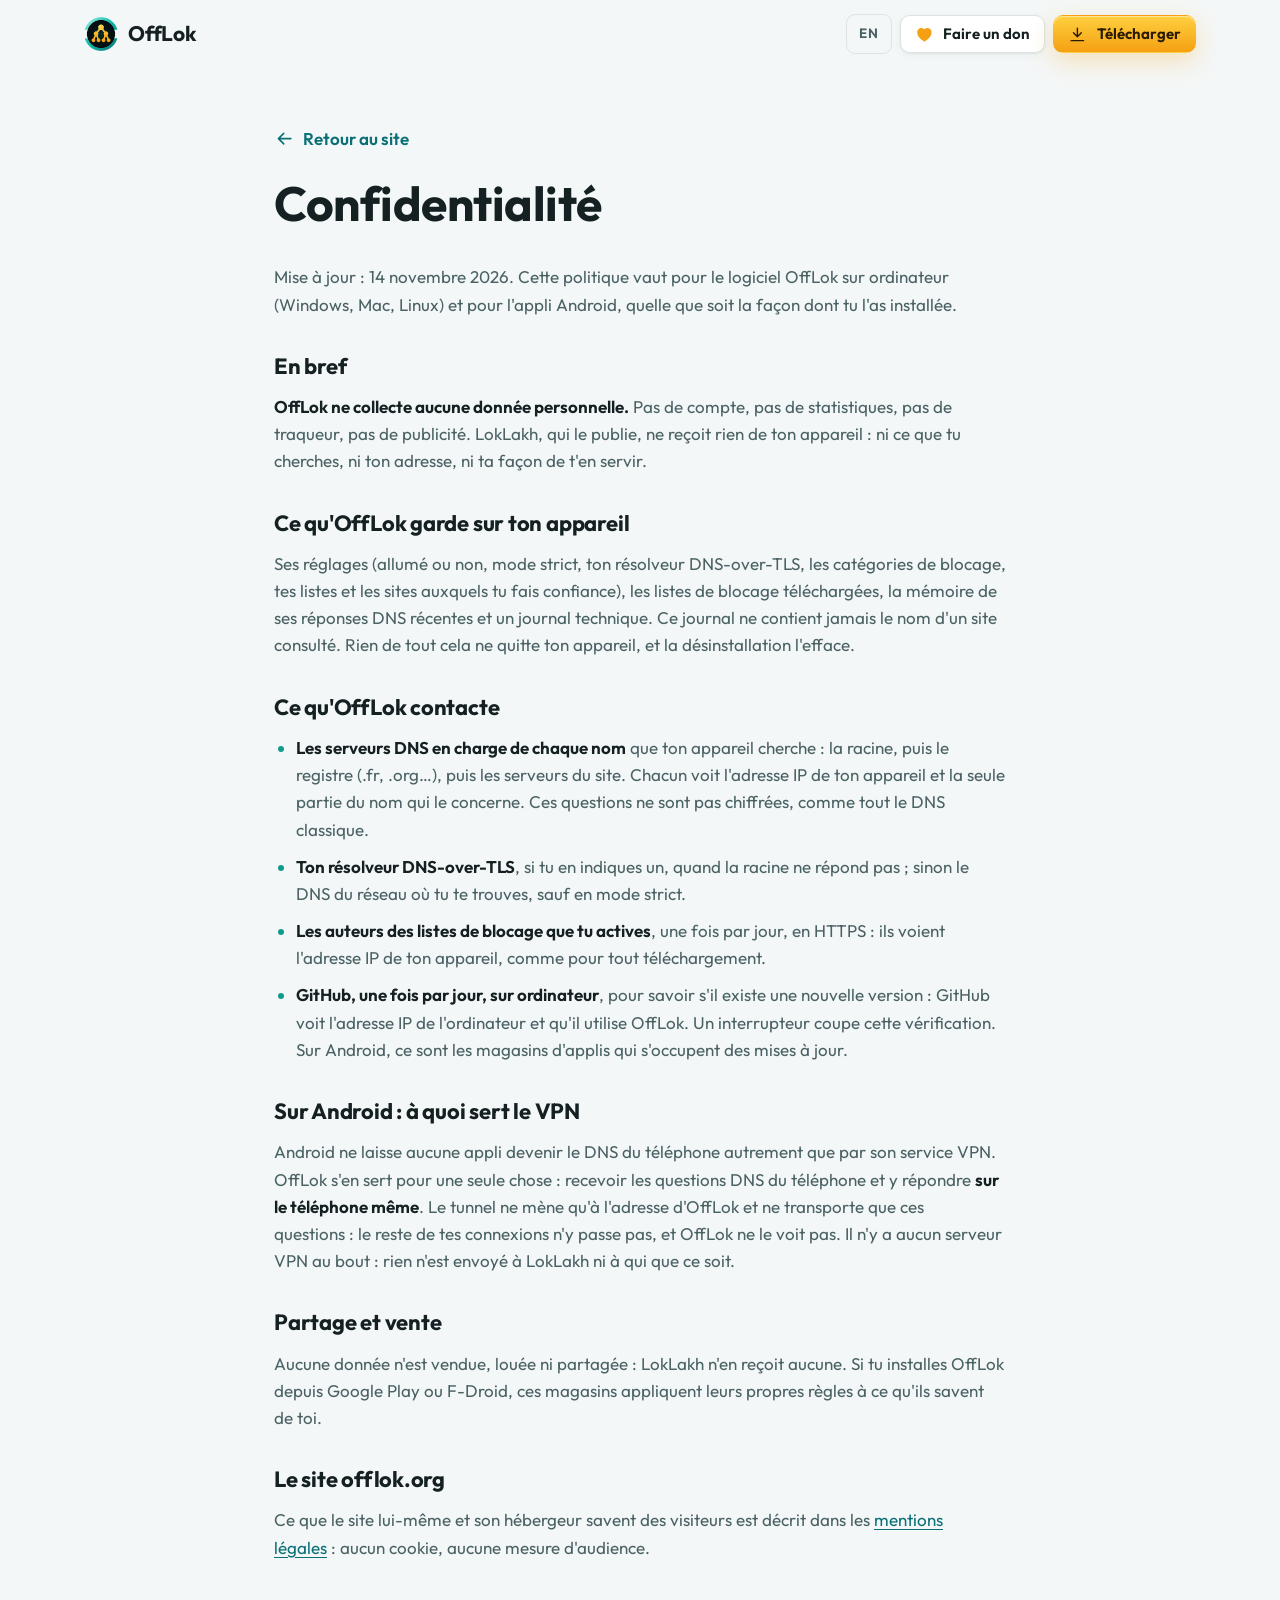
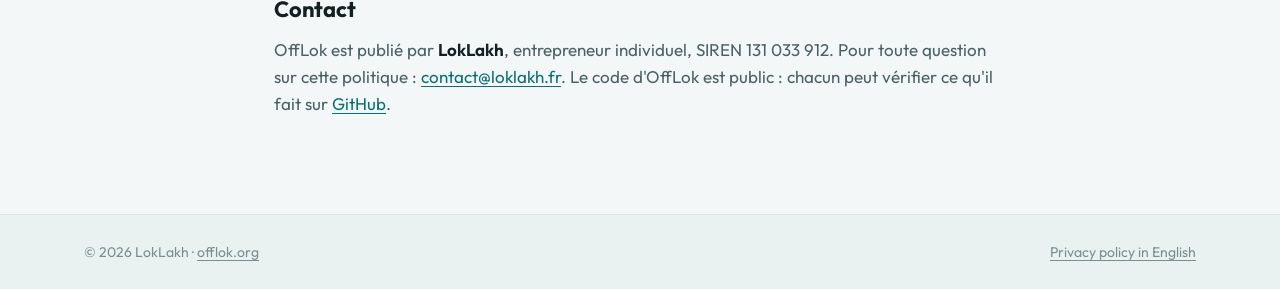
<file: site/confidentialite/index.html>
<!doctype html>
<html lang="fr">
<head>
  <meta charset="utf-8">
  <meta name="viewport" content="width=device-width, initial-scale=1">
  <meta http-equiv="Content-Security-Policy" content="default-src 'self'; img-src 'self' data:; style-src 'self'; script-src 'self'; font-src 'self'; connect-src 'none'; base-uri 'none'; form-action 'none'">
  <meta name="referrer" content="no-referrer">
  <title>Confidentialité — OffLok</title>
  <meta name="description" content="Politique de confidentialité d'OffLok : aucune donnée collectée, ce qu'il garde sur ton appareil, ce qu'il contacte, et à quoi sert le VPN sur Android.">
  <link rel="canonical" href="https://offlok.org/confidentialite/">
  <meta property="og:type" content="website">
  <meta property="og:site_name" content="OffLok">
  <meta property="og:locale" content="fr_FR">
  <meta property="og:url" content="https://offlok.org/confidentialite/">
  <meta property="og:title" content="Confidentialité — OffLok">
  <meta property="og:image" content="https://offlok.org/img/share-fr.jpg">
  <meta property="og:image:type" content="image/jpeg">
  <meta property="og:image:width" content="1200">
  <meta property="og:image:height" content="630">
  <meta property="og:image:alt" content="OffLok : l’annuaire d’Internet, chez toi. Logiciel libre et gratuit, sans compte.">
  <meta name="twitter:card" content="summary_large_image">
  <link rel="alternate" hreflang="fr" href="https://offlok.org/confidentialite/">
  <link rel="alternate" hreflang="en" href="https://offlok.org/en/privacy/">
  <meta name="theme-color" content="#f4f7f7" media="(prefers-color-scheme: light)">
  <meta name="theme-color" content="#0c1314" media="(prefers-color-scheme: dark)">
  <link rel="icon" href="../favicon.ico" sizes="48x48">
  <link rel="icon" href="../img/icon-192.png" type="image/png" sizes="192x192">
  <link rel="apple-touch-icon" href="../img/apple-touch-icon.png">
  <link rel="stylesheet" href="../assets/site.css">
  <script src="../assets/site.js" defer></script>
</head>
<body>
<svg width="0" height="0" class="sr-only" aria-hidden="true">
  <symbol id="i-download" viewBox="0 0 24 24"><path d="M12 4v11M7 10l5 5 5-5M4 20h16"/></symbol>
  <symbol id="i-heart" viewBox="0 0 24 24"><path d="M12 20.3s-8.3-4.9-8.3-11a4.6 4.6 0 0 1 8.3-2.7 4.6 4.6 0 0 1 8.3 2.7c0 6.1-8.3 11-8.3 11z"/></symbol>
  <symbol id="i-arrow-left" viewBox="0 0 24 24"><path d="M19 12H5M11 6l-6 6 6 6"/></symbol>
</svg>

<header class="site-header">
  <div class="wrap bar">
    <a class="brand" href="../" aria-label="OffLok, accueil">
      <img src="../img/offlok-mark-small.png" alt="" width="34" height="34">OffLok
    </a>
    <div class="bar-end">
      <a class="lang" href="../en/privacy/" hreflang="en" lang="en" title="This page in English">EN</a>
      <a class="btn btn-ghost btn-small donate" href="https://liberapay.com/LokLakh/donate" title="Faire un don sur Liberapay"><svg class="icon"><use href="#i-heart"/></svg><span>Faire un don</span></a>
      <a class="btn btn-gold btn-small" href="../#download"><svg class="icon"><use href="#i-download"/></svg>Télécharger</a>
    </div>
  </div>
</header>

<main id="main" class="legal wrap">
  <a class="back" href="../"><svg class="icon"><use href="#i-arrow-left"/></svg>Retour au site</a>
  <h1>Confidentialité</h1>
  <p>Mise à jour : 14 novembre 2026. Cette politique vaut pour le logiciel OffLok sur ordinateur (Windows, Mac, Linux) et pour l'appli Android, quelle que soit la façon dont tu l'as installée.</p>

  <h2>En bref</h2>
  <p><strong>OffLok ne collecte aucune donnée personnelle.</strong> Pas de compte, pas de statistiques, pas de traqueur, pas de publicité. LokLakh, qui le publie, ne reçoit rien de ton appareil : ni ce que tu cherches, ni ton adresse, ni ta façon de t'en servir.</p>

  <h2>Ce qu'OffLok garde sur ton appareil</h2>
  <p>Ses réglages (allumé ou non, mode strict, ton résolveur DNS-over-TLS, les catégories de blocage, tes listes et les sites auxquels tu fais confiance), les listes de blocage téléchargées, la mémoire de ses réponses DNS récentes et un journal technique. Ce journal ne contient jamais le nom d'un site consulté. Rien de tout cela ne quitte ton appareil, et la désinstallation l'efface.</p>

  <h2>Ce qu'OffLok contacte</h2>
  <ul>
    <li><strong>Les serveurs DNS en charge de chaque nom</strong> que ton appareil cherche : la racine, puis le registre (.fr, .org…), puis les serveurs du site. Chacun voit l'adresse IP de ton appareil et la seule partie du nom qui le concerne. Ces questions ne sont pas chiffrées, comme tout le DNS classique.</li>
    <li><strong>Ton résolveur DNS-over-TLS</strong>, si tu en indiques un, quand la racine ne répond pas ; sinon le DNS du réseau où tu te trouves, sauf en mode strict.</li>
    <li><strong>Les auteurs des listes de blocage que tu actives</strong>, une fois par jour, en HTTPS : ils voient l'adresse IP de ton appareil, comme pour tout téléchargement.</li>
    <li><strong>GitHub, une fois par jour, sur ordinateur</strong>, pour savoir s'il existe une nouvelle version : GitHub voit l'adresse IP de l'ordinateur et qu'il utilise OffLok. Un interrupteur coupe cette vérification. Sur Android, ce sont les magasins d'applis qui s'occupent des mises à jour.</li>
  </ul>

  <h2>Sur Android : à quoi sert le VPN</h2>
  <p>Android ne laisse aucune appli devenir le DNS du téléphone autrement que par son service VPN. OffLok s'en sert pour une seule chose : recevoir les questions DNS du téléphone et y répondre <strong>sur le téléphone même</strong>. Le tunnel ne mène qu'à l'adresse d'OffLok et ne transporte que ces questions : le reste de tes connexions n'y passe pas, et OffLok ne le voit pas. Il n'y a aucun serveur VPN au bout : rien n'est envoyé à LokLakh ni à qui que ce soit.</p>

  <h2>Partage et vente</h2>
  <p>Aucune donnée n'est vendue, louée ni partagée : LokLakh n'en reçoit aucune. Si tu installes OffLok depuis Google Play ou F-Droid, ces magasins appliquent leurs propres règles à ce qu'ils savent de toi.</p>

  <h2>Le site offlok.org</h2>
  <p>Ce que le site lui-même et son hébergeur savent des visiteurs est décrit dans les <a href="../mentions-legales/">mentions légales</a> : aucun cookie, aucune mesure d'audience.</p>

  <h2>Contact</h2>
  <p>OffLok est publié par <strong>LokLakh</strong>, entrepreneur individuel, SIREN 131 033 912. Pour toute question sur cette politique : <a href="mailto:contact@loklakh.fr">contact@loklakh.fr</a>. Le code d'OffLok est public : chacun peut vérifier ce qu'il fait sur <a href="https://github.com/LokLakh-s/OffLok">GitHub</a>.</p>
</main>

<footer class="site-footer slim">
  <div class="wrap foot-bottom">
    <span>© 2026 LokLakh · <a href="../">offlok.org</a></span>
    <span><a href="../en/privacy/" hreflang="en" lang="en">Privacy policy in English</a></span>
  </div>
</footer>
</body>
</html>
</file>
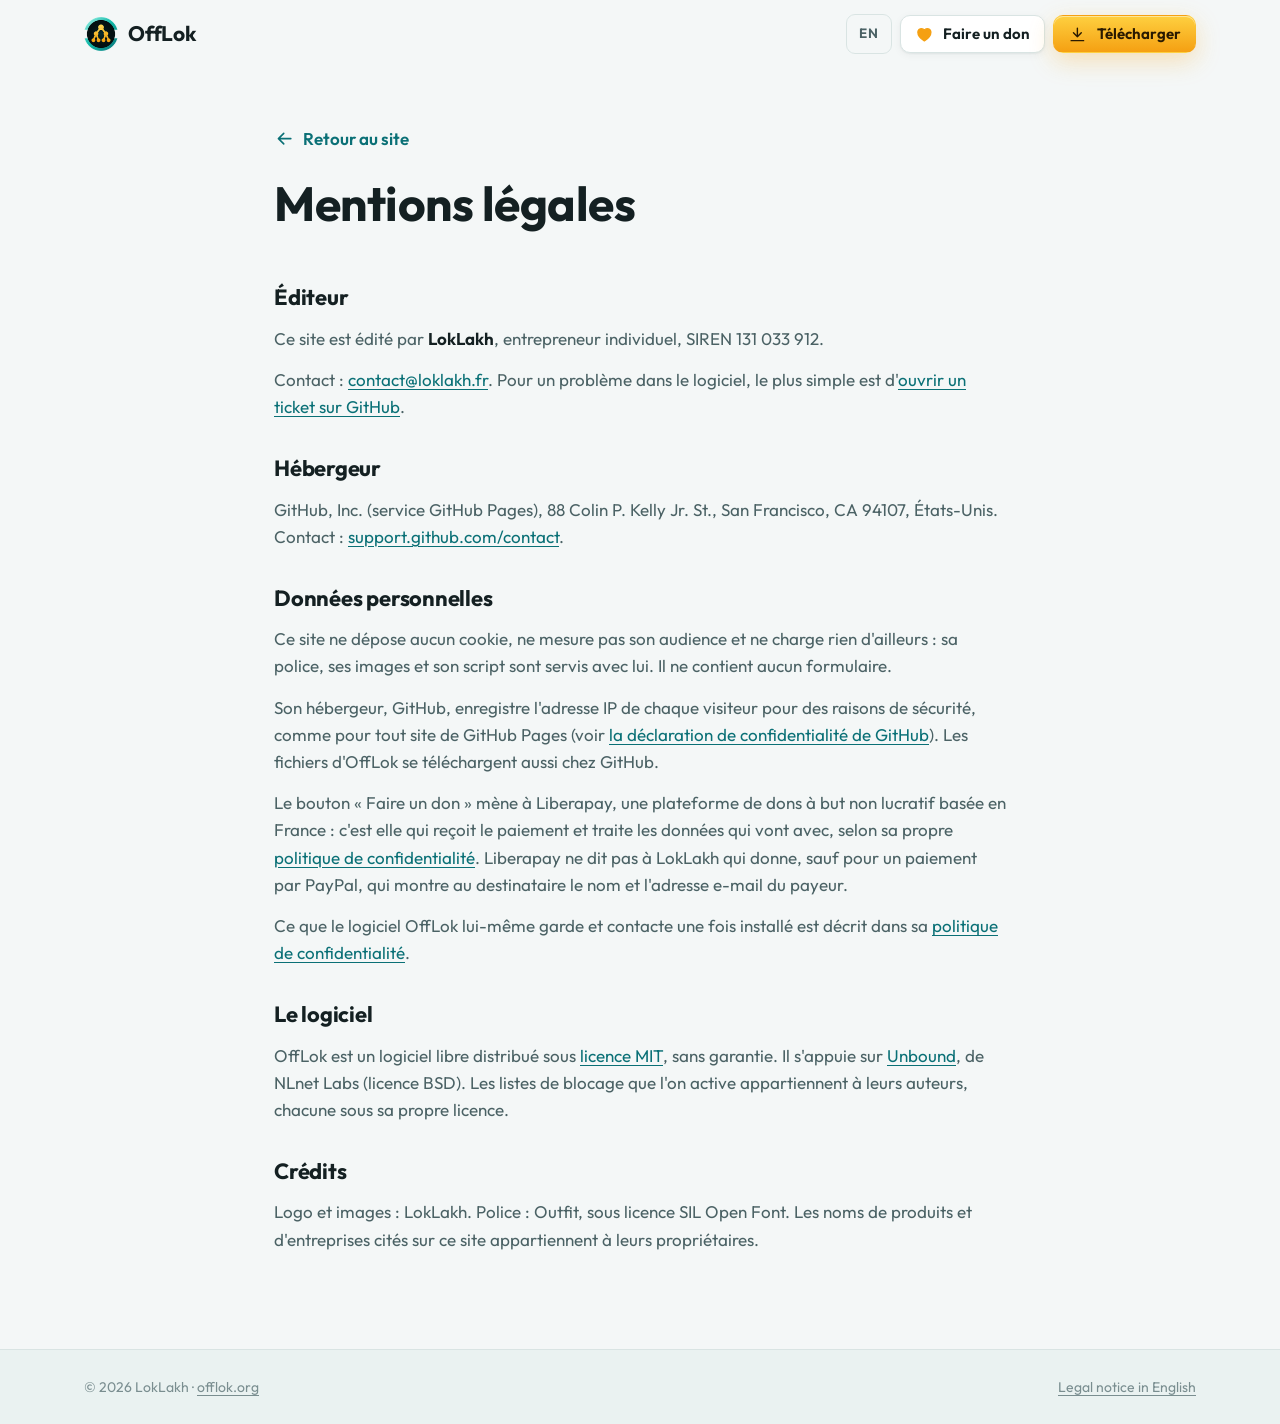
<file: site/mentions-legales/index.html>
<!doctype html>
<html lang="fr">
<head>
  <meta charset="utf-8">
  <meta name="viewport" content="width=device-width, initial-scale=1">
  <meta http-equiv="Content-Security-Policy" content="default-src 'self'; img-src 'self' data:; style-src 'self'; script-src 'self'; font-src 'self'; connect-src 'none'; base-uri 'none'; form-action 'none'">
  <meta name="referrer" content="no-referrer">
  <title>Mentions légales — OffLok</title>
  <meta name="description" content="Mentions légales du site d'OffLok : éditeur, hébergeur, données personnelles.">
  <link rel="canonical" href="https://offlok.org/mentions-legales/">
  <meta property="og:type" content="website">
  <meta property="og:site_name" content="OffLok">
  <meta property="og:locale" content="fr_FR">
  <meta property="og:url" content="https://offlok.org/mentions-legales/">
  <meta property="og:title" content="Mentions légales — OffLok">
  <meta property="og:image" content="https://offlok.org/img/share-fr.jpg">
  <meta property="og:image:type" content="image/jpeg">
  <meta property="og:image:width" content="1200">
  <meta property="og:image:height" content="630">
  <meta property="og:image:alt" content="OffLok : l’annuaire d’Internet, chez toi. Logiciel libre et gratuit, sans compte.">
  <meta name="twitter:card" content="summary_large_image">
  <link rel="alternate" hreflang="fr" href="https://offlok.org/mentions-legales/">
  <link rel="alternate" hreflang="en" href="https://offlok.org/en/legal-notice/">
  <meta name="theme-color" content="#f4f7f7" media="(prefers-color-scheme: light)">
  <meta name="theme-color" content="#0c1314" media="(prefers-color-scheme: dark)">
  <link rel="icon" href="../favicon.ico" sizes="48x48">
  <link rel="icon" href="../img/icon-192.png" type="image/png" sizes="192x192">
  <link rel="apple-touch-icon" href="../img/apple-touch-icon.png">
  <link rel="stylesheet" href="../assets/site.css">
  <script src="../assets/site.js" defer></script>
</head>
<body>
<svg width="0" height="0" class="sr-only" aria-hidden="true">
  <symbol id="i-download" viewBox="0 0 24 24"><path d="M12 4v11M7 10l5 5 5-5M4 20h16"/></symbol>
  <symbol id="i-heart" viewBox="0 0 24 24"><path d="M12 20.3s-8.3-4.9-8.3-11a4.6 4.6 0 0 1 8.3-2.7 4.6 4.6 0 0 1 8.3 2.7c0 6.1-8.3 11-8.3 11z"/></symbol>
  <symbol id="i-arrow-left" viewBox="0 0 24 24"><path d="M19 12H5M11 6l-6 6 6 6"/></symbol>
</svg>

<header class="site-header">
  <div class="wrap bar">
    <a class="brand" href="../" aria-label="OffLok, accueil">
      <img src="../img/offlok-mark-small.png" alt="" width="34" height="34">OffLok
    </a>
    <div class="bar-end">
      <a class="lang" href="../en/legal-notice/" hreflang="en" lang="en" title="This page in English">EN</a>
      <a class="btn btn-ghost btn-small donate" href="https://liberapay.com/LokLakh/donate" title="Faire un don sur Liberapay"><svg class="icon"><use href="#i-heart"/></svg><span>Faire un don</span></a>
      <a class="btn btn-gold btn-small" href="../#download"><svg class="icon"><use href="#i-download"/></svg>Télécharger</a>
    </div>
  </div>
</header>

<main id="main" class="legal wrap">
  <a class="back" href="../"><svg class="icon"><use href="#i-arrow-left"/></svg>Retour au site</a>
  <h1>Mentions légales</h1>

  <h2>Éditeur</h2>
  <p>Ce site est édité par <strong>LokLakh</strong>, entrepreneur individuel, SIREN 131 033 912.</p>
  <p>Contact : <a href="mailto:contact@loklakh.fr">contact@loklakh.fr</a>. Pour un problème dans le logiciel, le plus simple est d'<a href="https://github.com/LokLakh-s/OffLok/issues">ouvrir un ticket sur GitHub</a>.</p>

  <h2>Hébergeur</h2>
  <p>GitHub, Inc. (service GitHub Pages), 88 Colin P. Kelly Jr. St., San Francisco, CA 94107, États-Unis. Contact : <a href="https://support.github.com/contact">support.github.com/contact</a>.</p>

  <h2>Données personnelles</h2>
  <p>Ce site ne dépose aucun cookie, ne mesure pas son audience et ne charge rien d'ailleurs : sa police, ses images et son script sont servis avec lui. Il ne contient aucun formulaire.</p>
  <p>Son hébergeur, GitHub, enregistre l'adresse IP de chaque visiteur pour des raisons de sécurité, comme pour tout site de GitHub Pages (voir <a href="https://docs.github.com/fr/site-policy/privacy-policies/github-general-privacy-statement">la déclaration de confidentialité de GitHub</a>). Les fichiers d'OffLok se téléchargent aussi chez GitHub.</p>
  <p>Le bouton « Faire un don » mène à Liberapay, une plateforme de dons à but non lucratif basée en France : c'est elle qui reçoit le paiement et traite les données qui vont avec, selon sa propre <a href="https://liberapay.com/about/privacy">politique de confidentialité</a>. Liberapay ne dit pas à LokLakh qui donne, sauf pour un paiement par PayPal, qui montre au destinataire le nom et l'adresse e-mail du payeur.</p>
  <p>Ce que le logiciel OffLok lui-même garde et contacte une fois installé est décrit dans sa <a href="../confidentialite/">politique de confidentialité</a>.</p>

  <h2>Le logiciel</h2>
  <p>OffLok est un logiciel libre distribué sous <a href="https://github.com/LokLakh-s/OffLok/blob/main/LICENSE">licence MIT</a>, sans garantie. Il s'appuie sur <a href="https://nlnetlabs.nl/projects/unbound/about/">Unbound</a>, de NLnet Labs (licence BSD). Les listes de blocage que l'on active appartiennent à leurs auteurs, chacune sous sa propre licence.</p>

  <h2>Crédits</h2>
  <p>Logo et images : LokLakh. Police : Outfit, sous licence SIL Open Font. Les noms de produits et d'entreprises cités sur ce site appartiennent à leurs propriétaires.</p>
</main>

<footer class="site-footer slim">
  <div class="wrap foot-bottom">
    <span>© 2026 LokLakh · <a href="../">offlok.org</a></span>
    <span><a href="../en/legal-notice/" hreflang="en" lang="en">Legal notice in English</a></span>
  </div>
</footer>
</body>
</html>
</file>
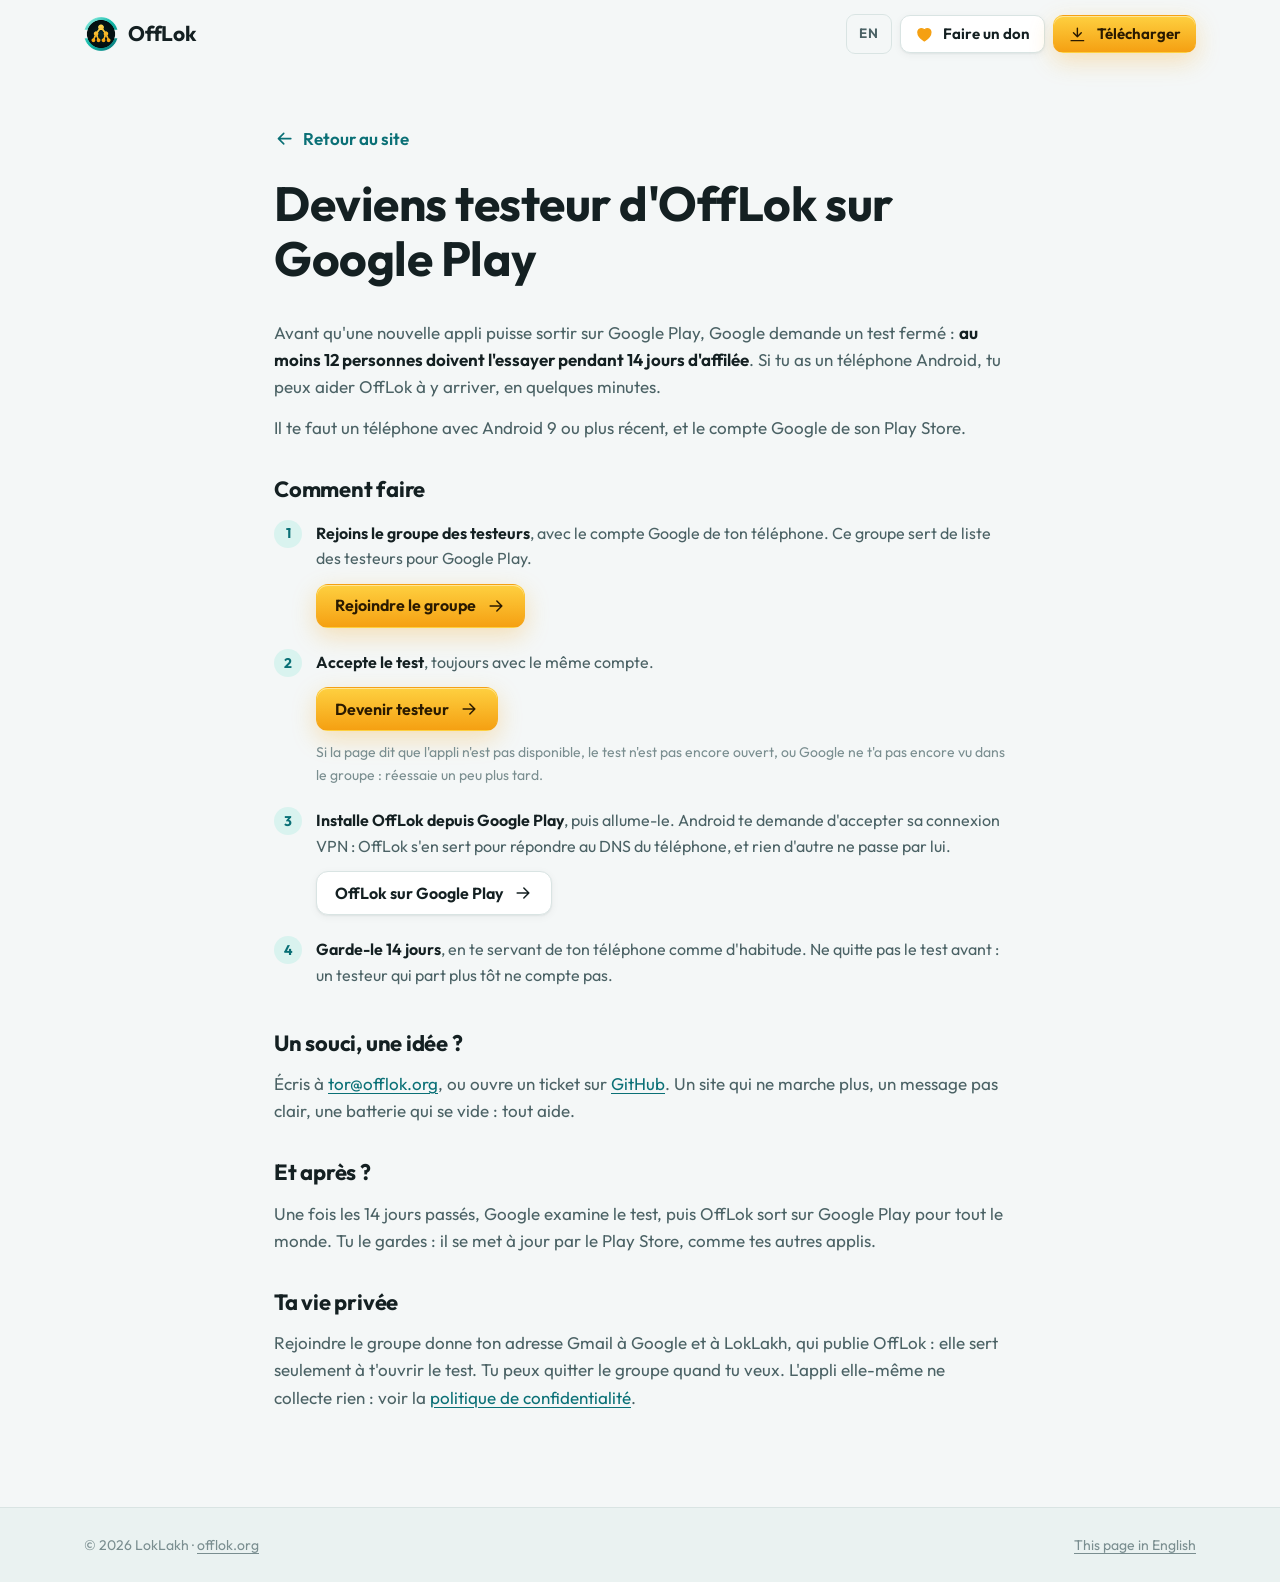
<file: site/testeurs/index.html>
<!doctype html>
<html lang="fr">
<head>
  <meta charset="utf-8">
  <meta name="viewport" content="width=device-width, initial-scale=1">
  <meta http-equiv="Content-Security-Policy" content="default-src 'self'; img-src 'self' data:; style-src 'self'; script-src 'self'; font-src 'self'; connect-src 'none'; base-uri 'none'; form-action 'none'">
  <meta name="referrer" content="no-referrer">
  <title>Deviens testeur — OffLok</title>
  <meta name="description" content="Aide OffLok à arriver sur Google Play : rejoins le test fermé depuis ton téléphone Android, en quelques minutes.">
  <link rel="canonical" href="https://offlok.org/testeurs/">
  <meta property="og:type" content="website">
  <meta property="og:site_name" content="OffLok">
  <meta property="og:locale" content="fr_FR">
  <meta property="og:url" content="https://offlok.org/testeurs/">
  <meta property="og:title" content="Deviens testeur — OffLok">
  <meta property="og:image" content="https://offlok.org/img/share-fr.jpg">
  <meta property="og:image:type" content="image/jpeg">
  <meta property="og:image:width" content="1200">
  <meta property="og:image:height" content="630">
  <meta property="og:image:alt" content="OffLok : l’annuaire d’Internet, chez toi. Logiciel libre et gratuit, sans compte.">
  <meta name="twitter:card" content="summary_large_image">
  <link rel="alternate" hreflang="fr" href="https://offlok.org/testeurs/">
  <link rel="alternate" hreflang="en" href="https://offlok.org/en/testers/">
  <meta name="theme-color" content="#f4f7f7" media="(prefers-color-scheme: light)">
  <meta name="theme-color" content="#0c1314" media="(prefers-color-scheme: dark)">
  <link rel="icon" href="../favicon.ico" sizes="48x48">
  <link rel="icon" href="../img/icon-192.png" type="image/png" sizes="192x192">
  <link rel="apple-touch-icon" href="../img/apple-touch-icon.png">
  <link rel="stylesheet" href="../assets/site.css">
  <script src="../assets/site.js" defer></script>
</head>
<body>
<svg width="0" height="0" class="sr-only" aria-hidden="true">
  <symbol id="i-download" viewBox="0 0 24 24"><path d="M12 4v11M7 10l5 5 5-5M4 20h16"/></symbol>
  <symbol id="i-heart" viewBox="0 0 24 24"><path d="M12 20.3s-8.3-4.9-8.3-11a4.6 4.6 0 0 1 8.3-2.7 4.6 4.6 0 0 1 8.3 2.7c0 6.1-8.3 11-8.3 11z"/></symbol>
  <symbol id="i-arrow-left" viewBox="0 0 24 24"><path d="M19 12H5M11 6l-6 6 6 6"/></symbol>
  <symbol id="i-arrow-right" viewBox="0 0 24 24"><path d="M5 12h14M13 6l6 6-6 6"/></symbol>
</svg>

<header class="site-header">
  <div class="wrap bar">
    <a class="brand" href="../" aria-label="OffLok, accueil">
      <img src="../img/offlok-mark-small.png" alt="" width="34" height="34">OffLok
    </a>
    <div class="bar-end">
      <a class="lang" href="../en/testers/" hreflang="en" lang="en" title="This page in English">EN</a>
      <a class="btn btn-ghost btn-small donate" href="https://liberapay.com/LokLakh/donate" title="Faire un don sur Liberapay"><svg class="icon"><use href="#i-heart"/></svg><span>Faire un don</span></a>
      <a class="btn btn-gold btn-small" href="../#download"><svg class="icon"><use href="#i-download"/></svg>Télécharger</a>
    </div>
  </div>
</header>

<main id="main" class="legal testers wrap">
  <a class="back" href="../"><svg class="icon"><use href="#i-arrow-left"/></svg>Retour au site</a>
  <h1>Deviens testeur d'OffLok sur Google Play</h1>
  <p>Avant qu'une nouvelle appli puisse sortir sur Google Play, Google demande un test fermé : <strong>au moins 12 personnes doivent l'essayer pendant 14 jours d'affilée</strong>. Si tu as un téléphone Android, tu peux aider OffLok à y arriver, en quelques minutes.</p>
  <p>Il te faut un téléphone avec Android 9 ou plus récent, et le compte Google de son Play Store.</p>

  <h2>Comment faire</h2>
  <ol class="howto">
    <li><b>Rejoins le groupe des testeurs</b>, avec le compte Google de ton téléphone. Ce groupe sert de liste des testeurs pour Google Play.
      <a class="btn btn-gold" href="https://groups.google.com/g/offlok-testers">Rejoindre le groupe<svg class="icon"><use href="#i-arrow-right"/></svg></a></li>
    <li><b>Accepte le test</b>, toujours avec le même compte.
      <a class="btn btn-gold" href="https://play.google.com/apps/testing/org.loklakh.offlok">Devenir testeur<svg class="icon"><use href="#i-arrow-right"/></svg></a>
      <span class="why">Si la page dit que l'appli n'est pas disponible, le test n'est pas encore ouvert, ou Google ne t'a pas encore vu dans le groupe : réessaie un peu plus tard.</span></li>
    <li><b>Installe OffLok depuis Google Play</b>, puis allume-le. Android te demande d'accepter sa connexion VPN : OffLok s'en sert pour répondre au DNS du téléphone, et rien d'autre ne passe par lui.
      <a class="btn btn-ghost" href="https://play.google.com/store/apps/details?id=org.loklakh.offlok">OffLok sur Google Play<svg class="icon"><use href="#i-arrow-right"/></svg></a></li>
    <li><b>Garde-le 14 jours</b>, en te servant de ton téléphone comme d'habitude. Ne quitte pas le test avant : un testeur qui part plus tôt ne compte pas.</li>
  </ol>

  <h2>Un souci, une idée ?</h2>
  <p>Écris à <a href="mailto:tor@offlok.org">tor@offlok.org</a>, ou ouvre un ticket sur <a href="https://github.com/LokLakh-s/OffLok/issues">GitHub</a>. Un site qui ne marche plus, un message pas clair, une batterie qui se vide : tout aide.</p>

  <h2>Et après ?</h2>
  <p>Une fois les 14 jours passés, Google examine le test, puis OffLok sort sur Google Play pour tout le monde. Tu le gardes : il se met à jour par le Play Store, comme tes autres applis.</p>

  <h2>Ta vie privée</h2>
  <p>Rejoindre le groupe donne ton adresse Gmail à Google et à LokLakh, qui publie OffLok : elle sert seulement à t'ouvrir le test. Tu peux quitter le groupe quand tu veux. L'appli elle-même ne collecte rien : voir la <a href="../confidentialite/">politique de confidentialité</a>.</p>
</main>

<footer class="site-footer slim">
  <div class="wrap foot-bottom">
    <span>© 2026 LokLakh · <a href="../">offlok.org</a></span>
    <span><a href="../en/testers/" hreflang="en" lang="en">This page in English</a></span>
  </div>
</footer>
</body>
</html>
</file>
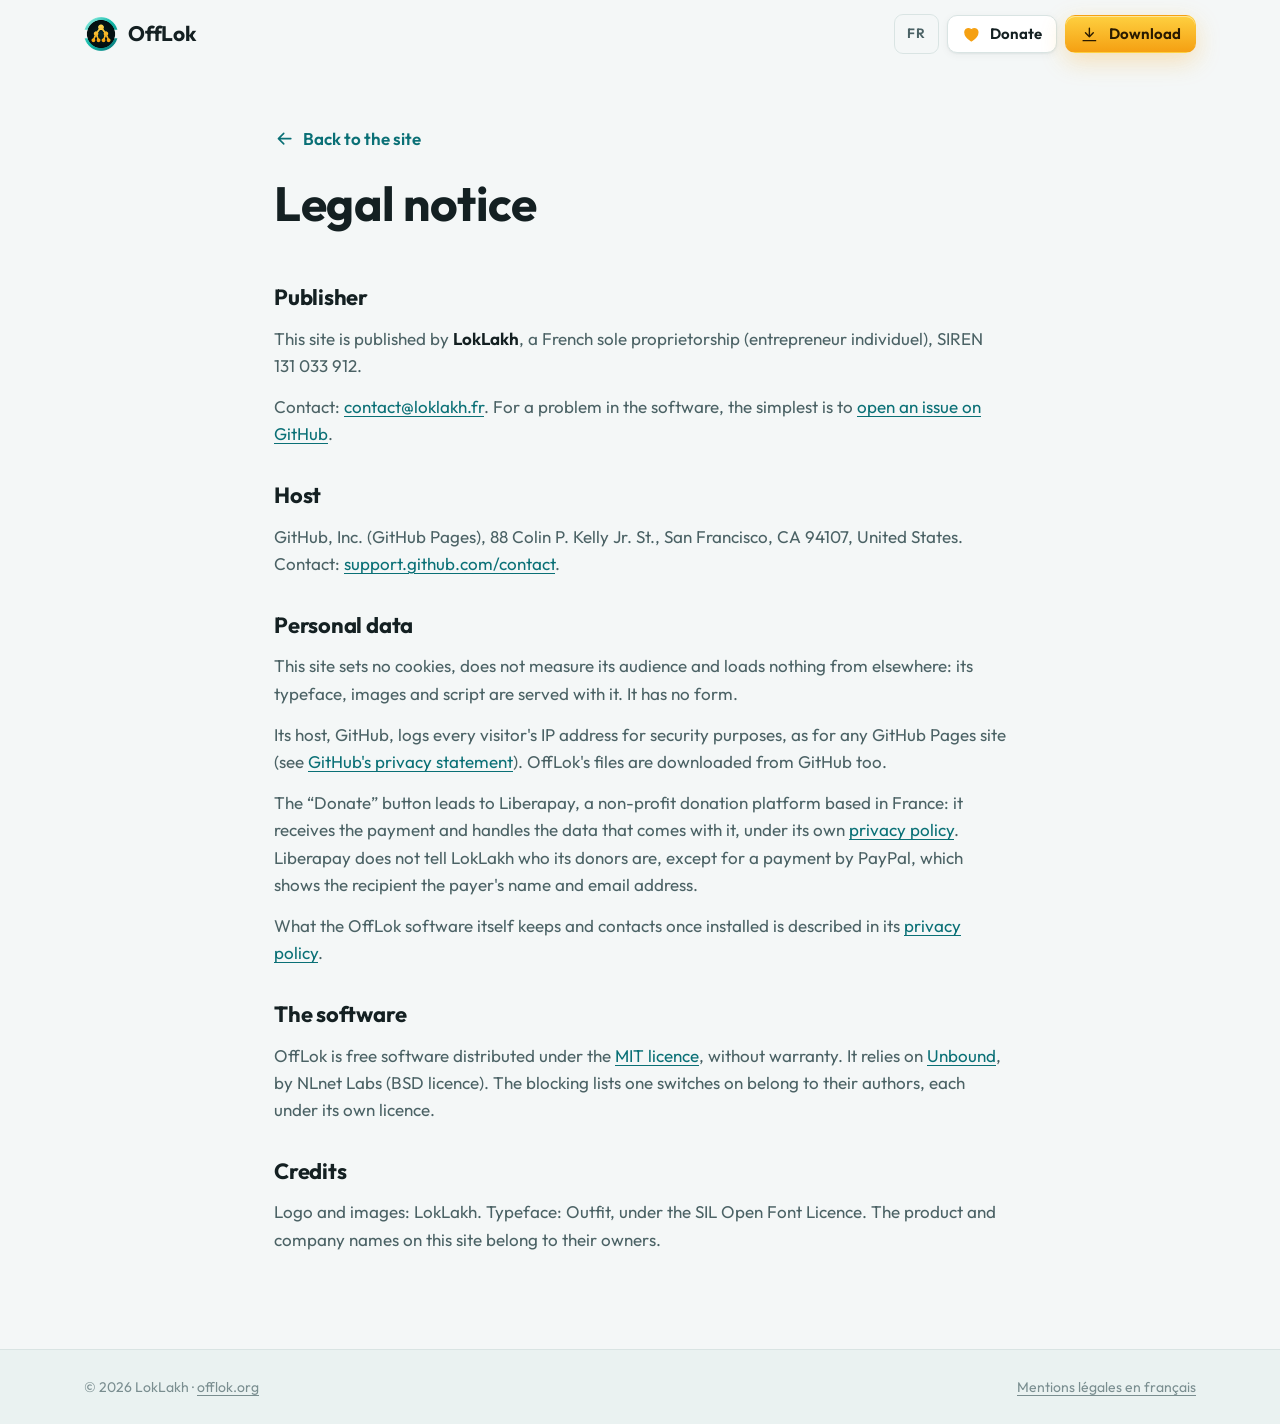
<file: site/en/legal-notice/index.html>
<!doctype html>
<html lang="en">
<head>
  <meta charset="utf-8">
  <meta name="viewport" content="width=device-width, initial-scale=1">
  <meta http-equiv="Content-Security-Policy" content="default-src 'self'; img-src 'self' data:; style-src 'self'; script-src 'self'; font-src 'self'; connect-src 'none'; base-uri 'none'; form-action 'none'">
  <meta name="referrer" content="no-referrer">
  <title>Legal notice — OffLok</title>
  <meta name="description" content="Legal notice of OffLok's website: publisher, host, personal data.">
  <link rel="canonical" href="https://offlok.org/en/legal-notice/">
  <meta property="og:type" content="website">
  <meta property="og:site_name" content="OffLok">
  <meta property="og:locale" content="en_GB">
  <meta property="og:url" content="https://offlok.org/en/legal-notice/">
  <meta property="og:title" content="Legal notice — OffLok">
  <meta property="og:image" content="https://offlok.org/img/share-en.jpg">
  <meta property="og:image:type" content="image/jpeg">
  <meta property="og:image:width" content="1200">
  <meta property="og:image:height" content="630">
  <meta property="og:image:alt" content="OffLok: the internet’s address book, at home. Free and open source, no account.">
  <meta name="twitter:card" content="summary_large_image">
  <link rel="alternate" hreflang="fr" href="https://offlok.org/mentions-legales/">
  <link rel="alternate" hreflang="en" href="https://offlok.org/en/legal-notice/">
  <meta name="theme-color" content="#f4f7f7" media="(prefers-color-scheme: light)">
  <meta name="theme-color" content="#0c1314" media="(prefers-color-scheme: dark)">
  <link rel="icon" href="../../favicon.ico" sizes="48x48">
  <link rel="icon" href="../../img/icon-192.png" type="image/png" sizes="192x192">
  <link rel="apple-touch-icon" href="../../img/apple-touch-icon.png">
  <link rel="stylesheet" href="../../assets/site.css">
  <script src="../../assets/site.js" defer></script>
</head>
<body>
<svg width="0" height="0" class="sr-only" aria-hidden="true">
  <symbol id="i-download" viewBox="0 0 24 24"><path d="M12 4v11M7 10l5 5 5-5M4 20h16"/></symbol>
  <symbol id="i-heart" viewBox="0 0 24 24"><path d="M12 20.3s-8.3-4.9-8.3-11a4.6 4.6 0 0 1 8.3-2.7 4.6 4.6 0 0 1 8.3 2.7c0 6.1-8.3 11-8.3 11z"/></symbol>
  <symbol id="i-arrow-left" viewBox="0 0 24 24"><path d="M19 12H5M11 6l-6 6 6 6"/></symbol>
</svg>

<header class="site-header">
  <div class="wrap bar">
    <a class="brand" href="../" aria-label="OffLok, home">
      <img src="../../img/offlok-mark-small.png" alt="" width="34" height="34">OffLok
    </a>
    <div class="bar-end">
      <a class="lang" href="../../mentions-legales/" hreflang="fr" lang="fr" title="Cette page en français">FR</a>
      <a class="btn btn-ghost btn-small donate" href="https://liberapay.com/LokLakh/donate" title="Donate on Liberapay"><svg class="icon"><use href="#i-heart"/></svg><span>Donate</span></a>
      <a class="btn btn-gold btn-small" href="../#download"><svg class="icon"><use href="#i-download"/></svg>Download</a>
    </div>
  </div>
</header>

<main id="main" class="legal wrap">
  <a class="back" href="../"><svg class="icon"><use href="#i-arrow-left"/></svg>Back to the site</a>
  <h1>Legal notice</h1>

  <h2>Publisher</h2>
  <p>This site is published by <strong>LokLakh</strong>, a French sole proprietorship (entrepreneur individuel), SIREN 131 033 912.</p>
  <p>Contact: <a href="mailto:contact@loklakh.fr">contact@loklakh.fr</a>. For a problem in the software, the simplest is to <a href="https://github.com/LokLakh-s/OffLok/issues">open an issue on GitHub</a>.</p>

  <h2>Host</h2>
  <p>GitHub, Inc. (GitHub Pages), 88 Colin P. Kelly Jr. St., San Francisco, CA 94107, United States. Contact: <a href="https://support.github.com/contact">support.github.com/contact</a>.</p>

  <h2>Personal data</h2>
  <p>This site sets no cookies, does not measure its audience and loads nothing from elsewhere: its typeface, images and script are served with it. It has no form.</p>
  <p>Its host, GitHub, logs every visitor's IP address for security purposes, as for any GitHub Pages site (see <a href="https://docs.github.com/en/site-policy/privacy-policies/github-general-privacy-statement">GitHub's privacy statement</a>). OffLok's files are downloaded from GitHub too.</p>
  <p>The “Donate” button leads to Liberapay, a non-profit donation platform based in France: it receives the payment and handles the data that comes with it, under its own <a href="https://liberapay.com/about/privacy">privacy policy</a>. Liberapay does not tell LokLakh who its donors are, except for a payment by PayPal, which shows the recipient the payer's name and email address.</p>
  <p>What the OffLok software itself keeps and contacts once installed is described in its <a href="../privacy/">privacy policy</a>.</p>

  <h2>The software</h2>
  <p>OffLok is free software distributed under the <a href="https://github.com/LokLakh-s/OffLok/blob/main/LICENSE">MIT licence</a>, without warranty. It relies on <a href="https://nlnetlabs.nl/projects/unbound/about/">Unbound</a>, by NLnet Labs (BSD licence). The blocking lists one switches on belong to their authors, each under its own licence.</p>

  <h2>Credits</h2>
  <p>Logo and images: LokLakh. Typeface: Outfit, under the SIL Open Font Licence. The product and company names on this site belong to their owners.</p>
</main>

<footer class="site-footer slim">
  <div class="wrap foot-bottom">
    <span>© 2026 LokLakh · <a href="../">offlok.org</a></span>
    <span><a href="../../mentions-legales/" hreflang="fr" lang="fr">Mentions légales en français</a></span>
  </div>
</footer>
</body>
</html>
</file>
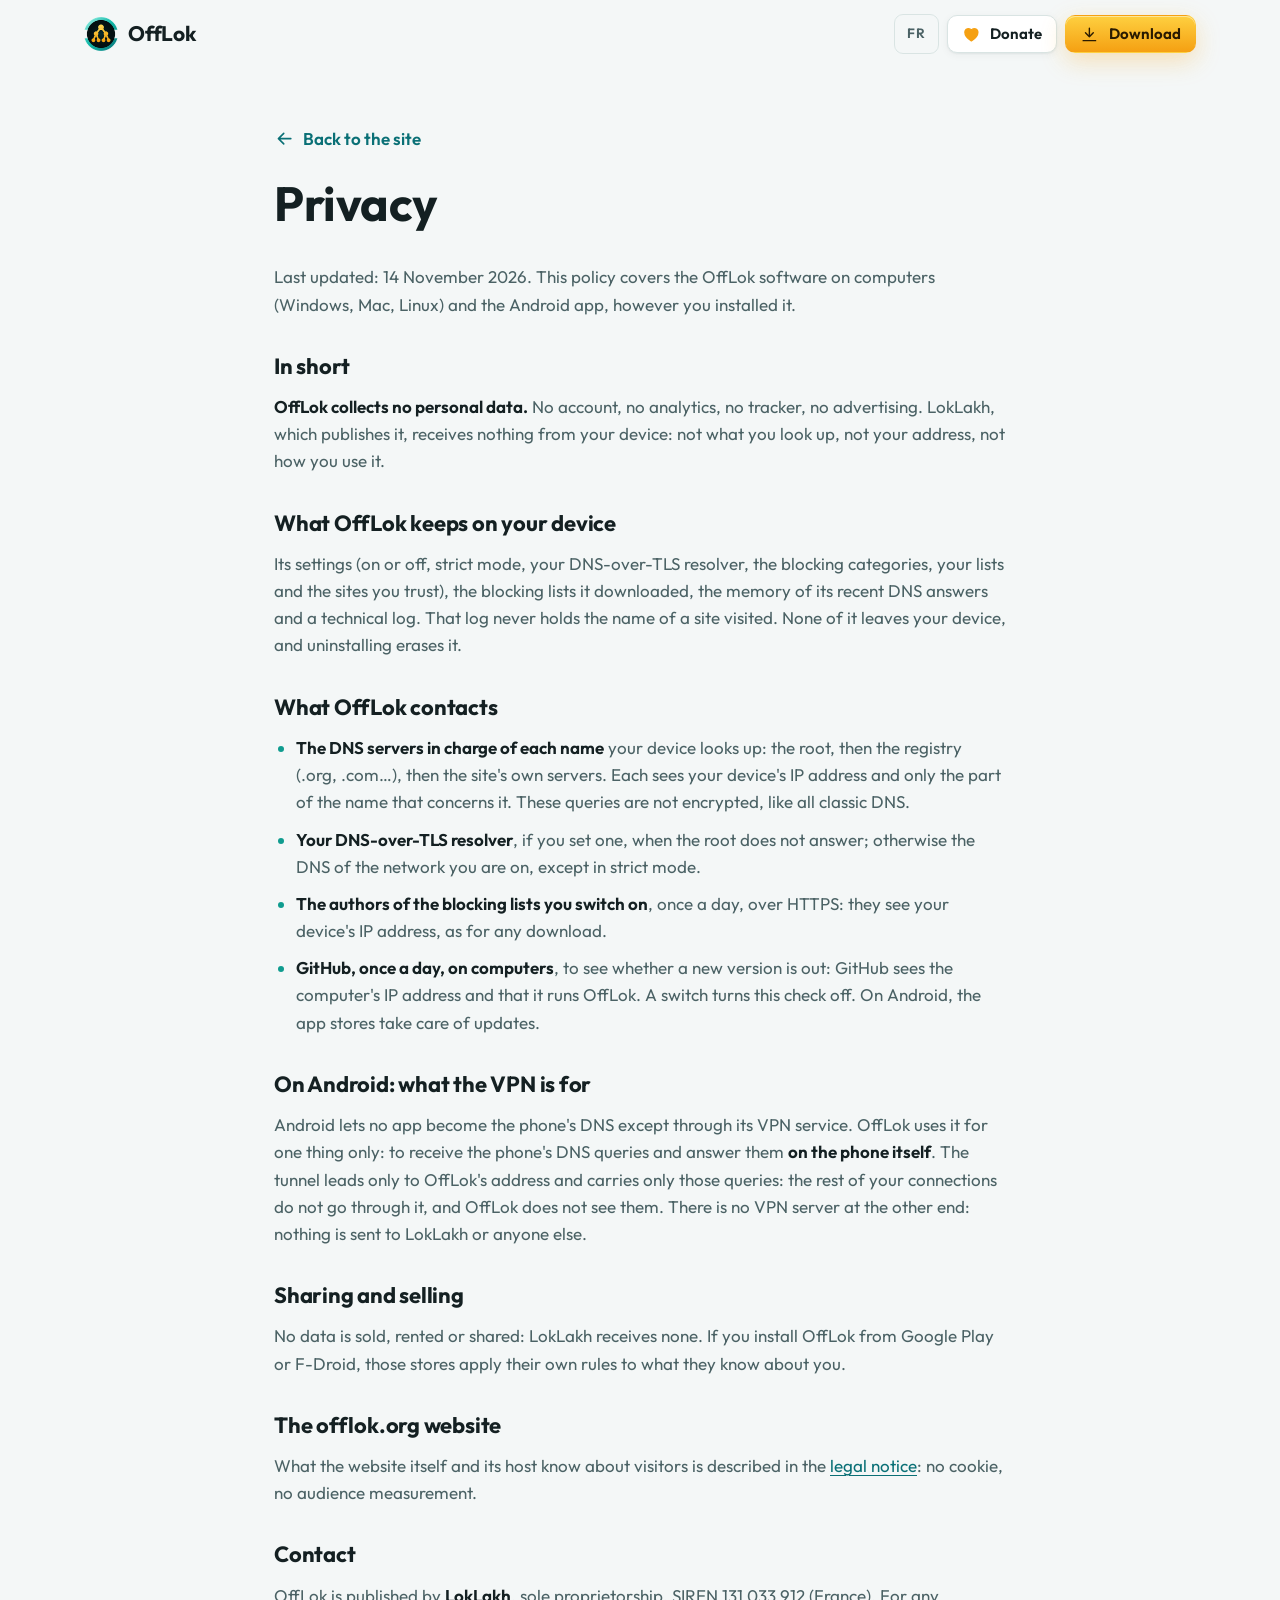
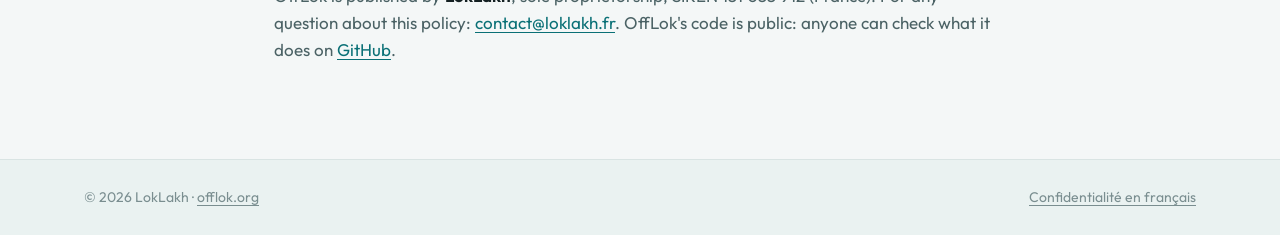
<file: site/en/privacy/index.html>
<!doctype html>
<html lang="en">
<head>
  <meta charset="utf-8">
  <meta name="viewport" content="width=device-width, initial-scale=1">
  <meta http-equiv="Content-Security-Policy" content="default-src 'self'; img-src 'self' data:; style-src 'self'; script-src 'self'; font-src 'self'; connect-src 'none'; base-uri 'none'; form-action 'none'">
  <meta name="referrer" content="no-referrer">
  <title>Privacy — OffLok</title>
  <meta name="description" content="OffLok's privacy policy: no data collected, what it keeps on your device, what it contacts, and what the VPN is for on Android.">
  <link rel="canonical" href="https://offlok.org/en/privacy/">
  <meta property="og:type" content="website">
  <meta property="og:site_name" content="OffLok">
  <meta property="og:locale" content="en_GB">
  <meta property="og:url" content="https://offlok.org/en/privacy/">
  <meta property="og:title" content="Privacy — OffLok">
  <meta property="og:image" content="https://offlok.org/img/share-en.jpg">
  <meta property="og:image:type" content="image/jpeg">
  <meta property="og:image:width" content="1200">
  <meta property="og:image:height" content="630">
  <meta property="og:image:alt" content="OffLok: the internet’s address book, at home. Free and open source, no account.">
  <meta name="twitter:card" content="summary_large_image">
  <link rel="alternate" hreflang="fr" href="https://offlok.org/confidentialite/">
  <link rel="alternate" hreflang="en" href="https://offlok.org/en/privacy/">
  <meta name="theme-color" content="#f4f7f7" media="(prefers-color-scheme: light)">
  <meta name="theme-color" content="#0c1314" media="(prefers-color-scheme: dark)">
  <link rel="icon" href="../../favicon.ico" sizes="48x48">
  <link rel="icon" href="../../img/icon-192.png" type="image/png" sizes="192x192">
  <link rel="apple-touch-icon" href="../../img/apple-touch-icon.png">
  <link rel="stylesheet" href="../../assets/site.css">
  <script src="../../assets/site.js" defer></script>
</head>
<body>
<svg width="0" height="0" class="sr-only" aria-hidden="true">
  <symbol id="i-download" viewBox="0 0 24 24"><path d="M12 4v11M7 10l5 5 5-5M4 20h16"/></symbol>
  <symbol id="i-heart" viewBox="0 0 24 24"><path d="M12 20.3s-8.3-4.9-8.3-11a4.6 4.6 0 0 1 8.3-2.7 4.6 4.6 0 0 1 8.3 2.7c0 6.1-8.3 11-8.3 11z"/></symbol>
  <symbol id="i-arrow-left" viewBox="0 0 24 24"><path d="M19 12H5M11 6l-6 6 6 6"/></symbol>
</svg>

<header class="site-header">
  <div class="wrap bar">
    <a class="brand" href="../" aria-label="OffLok, home">
      <img src="../../img/offlok-mark-small.png" alt="" width="34" height="34">OffLok
    </a>
    <div class="bar-end">
      <a class="lang" href="../../confidentialite/" hreflang="fr" lang="fr" title="Cette page en français">FR</a>
      <a class="btn btn-ghost btn-small donate" href="https://liberapay.com/LokLakh/donate" title="Donate on Liberapay"><svg class="icon"><use href="#i-heart"/></svg><span>Donate</span></a>
      <a class="btn btn-gold btn-small" href="../#download"><svg class="icon"><use href="#i-download"/></svg>Download</a>
    </div>
  </div>
</header>

<main id="main" class="legal wrap">
  <a class="back" href="../"><svg class="icon"><use href="#i-arrow-left"/></svg>Back to the site</a>
  <h1>Privacy</h1>
  <p>Last updated: 14 November 2026. This policy covers the OffLok software on computers (Windows, Mac, Linux) and the Android app, however you installed it.</p>

  <h2>In short</h2>
  <p><strong>OffLok collects no personal data.</strong> No account, no analytics, no tracker, no advertising. LokLakh, which publishes it, receives nothing from your device: not what you look up, not your address, not how you use it.</p>

  <h2>What OffLok keeps on your device</h2>
  <p>Its settings (on or off, strict mode, your DNS-over-TLS resolver, the blocking categories, your lists and the sites you trust), the blocking lists it downloaded, the memory of its recent DNS answers and a technical log. That log never holds the name of a site visited. None of it leaves your device, and uninstalling erases it.</p>

  <h2>What OffLok contacts</h2>
  <ul>
    <li><strong>The DNS servers in charge of each name</strong> your device looks up: the root, then the registry (.org, .com…), then the site's own servers. Each sees your device's IP address and only the part of the name that concerns it. These queries are not encrypted, like all classic DNS.</li>
    <li><strong>Your DNS-over-TLS resolver</strong>, if you set one, when the root does not answer; otherwise the DNS of the network you are on, except in strict mode.</li>
    <li><strong>The authors of the blocking lists you switch on</strong>, once a day, over HTTPS: they see your device's IP address, as for any download.</li>
    <li><strong>GitHub, once a day, on computers</strong>, to see whether a new version is out: GitHub sees the computer's IP address and that it runs OffLok. A switch turns this check off. On Android, the app stores take care of updates.</li>
  </ul>

  <h2>On Android: what the VPN is for</h2>
  <p>Android lets no app become the phone's DNS except through its VPN service. OffLok uses it for one thing only: to receive the phone's DNS queries and answer them <strong>on the phone itself</strong>. The tunnel leads only to OffLok's address and carries only those queries: the rest of your connections do not go through it, and OffLok does not see them. There is no VPN server at the other end: nothing is sent to LokLakh or anyone else.</p>

  <h2>Sharing and selling</h2>
  <p>No data is sold, rented or shared: LokLakh receives none. If you install OffLok from Google Play or F-Droid, those stores apply their own rules to what they know about you.</p>

  <h2>The offlok.org website</h2>
  <p>What the website itself and its host know about visitors is described in the <a href="../legal-notice/">legal notice</a>: no cookie, no audience measurement.</p>

  <h2>Contact</h2>
  <p>OffLok is published by <strong>LokLakh</strong>, sole proprietorship, SIREN 131 033 912 (France). For any question about this policy: <a href="mailto:contact@loklakh.fr">contact@loklakh.fr</a>. OffLok's code is public: anyone can check what it does on <a href="https://github.com/LokLakh-s/OffLok">GitHub</a>.</p>
</main>

<footer class="site-footer slim">
  <div class="wrap foot-bottom">
    <span>© 2026 LokLakh · <a href="../">offlok.org</a></span>
    <span><a href="../../confidentialite/" hreflang="fr" lang="fr">Confidentialité en français</a></span>
  </div>
</footer>
</body>
</html>
</file>
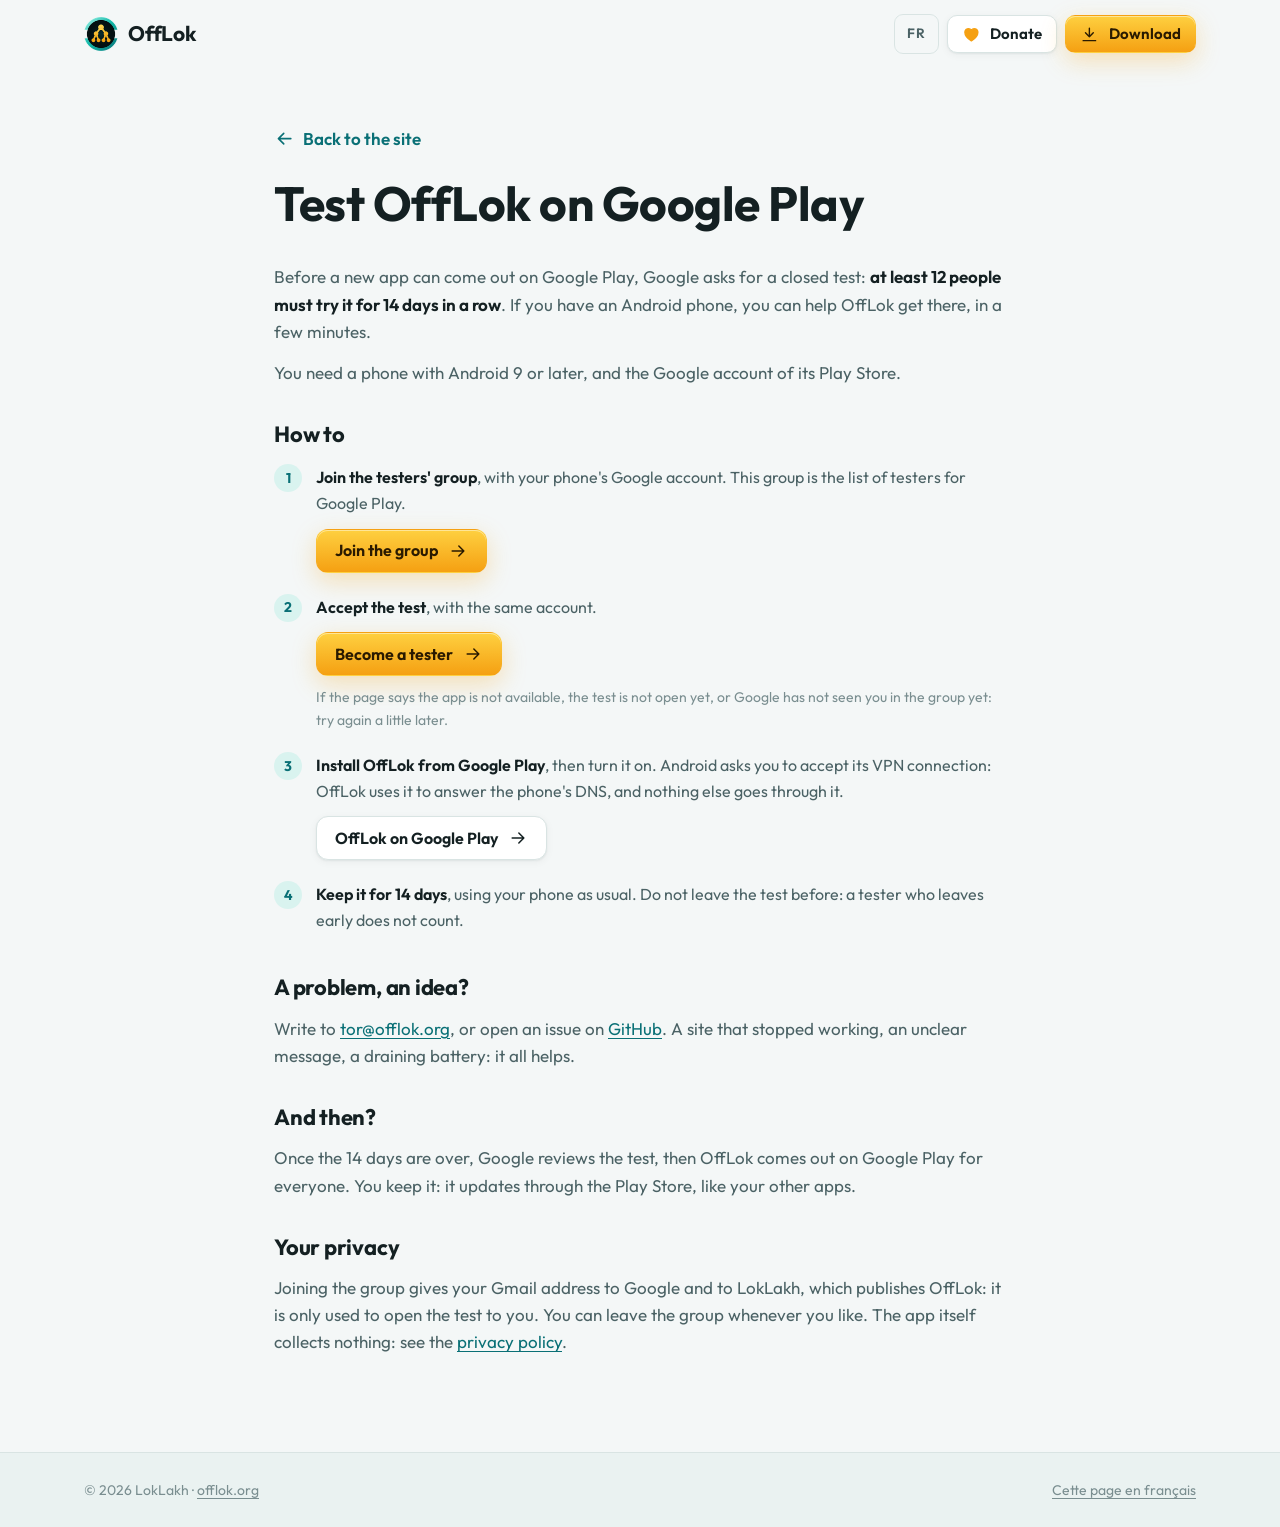
<file: site/en/testers/index.html>
<!doctype html>
<html lang="en">
<head>
  <meta charset="utf-8">
  <meta name="viewport" content="width=device-width, initial-scale=1">
  <meta http-equiv="Content-Security-Policy" content="default-src 'self'; img-src 'self' data:; style-src 'self'; script-src 'self'; font-src 'self'; connect-src 'none'; base-uri 'none'; form-action 'none'">
  <meta name="referrer" content="no-referrer">
  <title>Test OffLok — OffLok</title>
  <meta name="description" content="Help OffLok come out on Google Play: join the closed test from your Android phone, in a few minutes.">
  <link rel="canonical" href="https://offlok.org/en/testers/">
  <meta property="og:type" content="website">
  <meta property="og:site_name" content="OffLok">
  <meta property="og:locale" content="en_US">
  <meta property="og:url" content="https://offlok.org/en/testers/">
  <meta property="og:title" content="Test OffLok — OffLok">
  <meta property="og:image" content="https://offlok.org/img/share-en.jpg">
  <meta property="og:image:type" content="image/jpeg">
  <meta property="og:image:width" content="1200">
  <meta property="og:image:height" content="630">
  <meta property="og:image:alt" content="OffLok: the internet’s address book, at home. Free and open source, no account.">
  <meta name="twitter:card" content="summary_large_image">
  <link rel="alternate" hreflang="fr" href="https://offlok.org/testeurs/">
  <link rel="alternate" hreflang="en" href="https://offlok.org/en/testers/">
  <meta name="theme-color" content="#f4f7f7" media="(prefers-color-scheme: light)">
  <meta name="theme-color" content="#0c1314" media="(prefers-color-scheme: dark)">
  <link rel="icon" href="../../favicon.ico" sizes="48x48">
  <link rel="icon" href="../../img/icon-192.png" type="image/png" sizes="192x192">
  <link rel="apple-touch-icon" href="../../img/apple-touch-icon.png">
  <link rel="stylesheet" href="../../assets/site.css">
  <script src="../../assets/site.js" defer></script>
</head>
<body>
<svg width="0" height="0" class="sr-only" aria-hidden="true">
  <symbol id="i-download" viewBox="0 0 24 24"><path d="M12 4v11M7 10l5 5 5-5M4 20h16"/></symbol>
  <symbol id="i-heart" viewBox="0 0 24 24"><path d="M12 20.3s-8.3-4.9-8.3-11a4.6 4.6 0 0 1 8.3-2.7 4.6 4.6 0 0 1 8.3 2.7c0 6.1-8.3 11-8.3 11z"/></symbol>
  <symbol id="i-arrow-left" viewBox="0 0 24 24"><path d="M19 12H5M11 6l-6 6 6 6"/></symbol>
  <symbol id="i-arrow-right" viewBox="0 0 24 24"><path d="M5 12h14M13 6l6 6-6 6"/></symbol>
</svg>

<header class="site-header">
  <div class="wrap bar">
    <a class="brand" href="../" aria-label="OffLok, home">
      <img src="../../img/offlok-mark-small.png" alt="" width="34" height="34">OffLok
    </a>
    <div class="bar-end">
      <a class="lang" href="../../testeurs/" hreflang="fr" lang="fr" title="Cette page en français">FR</a>
      <a class="btn btn-ghost btn-small donate" href="https://liberapay.com/LokLakh/donate" title="Donate on Liberapay"><svg class="icon"><use href="#i-heart"/></svg><span>Donate</span></a>
      <a class="btn btn-gold btn-small" href="../#download"><svg class="icon"><use href="#i-download"/></svg>Download</a>
    </div>
  </div>
</header>

<main id="main" class="legal testers wrap">
  <a class="back" href="../"><svg class="icon"><use href="#i-arrow-left"/></svg>Back to the site</a>
  <h1>Test OffLok on Google Play</h1>
  <p>Before a new app can come out on Google Play, Google asks for a closed test: <strong>at least 12 people must try it for 14 days in a row</strong>. If you have an Android phone, you can help OffLok get there, in a few minutes.</p>
  <p>You need a phone with Android 9 or later, and the Google account of its Play Store.</p>

  <h2>How to</h2>
  <ol class="howto">
    <li><b>Join the testers' group</b>, with your phone's Google account. This group is the list of testers for Google Play.
      <a class="btn btn-gold" href="https://groups.google.com/g/offlok-testers">Join the group<svg class="icon"><use href="#i-arrow-right"/></svg></a></li>
    <li><b>Accept the test</b>, with the same account.
      <a class="btn btn-gold" href="https://play.google.com/apps/testing/org.loklakh.offlok">Become a tester<svg class="icon"><use href="#i-arrow-right"/></svg></a>
      <span class="why">If the page says the app is not available, the test is not open yet, or Google has not seen you in the group yet: try again a little later.</span></li>
    <li><b>Install OffLok from Google Play</b>, then turn it on. Android asks you to accept its VPN connection: OffLok uses it to answer the phone's DNS, and nothing else goes through it.
      <a class="btn btn-ghost" href="https://play.google.com/store/apps/details?id=org.loklakh.offlok">OffLok on Google Play<svg class="icon"><use href="#i-arrow-right"/></svg></a></li>
    <li><b>Keep it for 14 days</b>, using your phone as usual. Do not leave the test before: a tester who leaves early does not count.</li>
  </ol>

  <h2>A problem, an idea?</h2>
  <p>Write to <a href="mailto:tor@offlok.org">tor@offlok.org</a>, or open an issue on <a href="https://github.com/LokLakh-s/OffLok/issues">GitHub</a>. A site that stopped working, an unclear message, a draining battery: it all helps.</p>

  <h2>And then?</h2>
  <p>Once the 14 days are over, Google reviews the test, then OffLok comes out on Google Play for everyone. You keep it: it updates through the Play Store, like your other apps.</p>

  <h2>Your privacy</h2>
  <p>Joining the group gives your Gmail address to Google and to LokLakh, which publishes OffLok: it is only used to open the test to you. You can leave the group whenever you like. The app itself collects nothing: see the <a href="../privacy/">privacy policy</a>.</p>
</main>

<footer class="site-footer slim">
  <div class="wrap foot-bottom">
    <span>© 2026 LokLakh · <a href="../">offlok.org</a></span>
    <span><a href="../../testeurs/" hreflang="fr" lang="fr">Cette page en français</a></span>
  </div>
</footer>
</body>
</html>
</file>
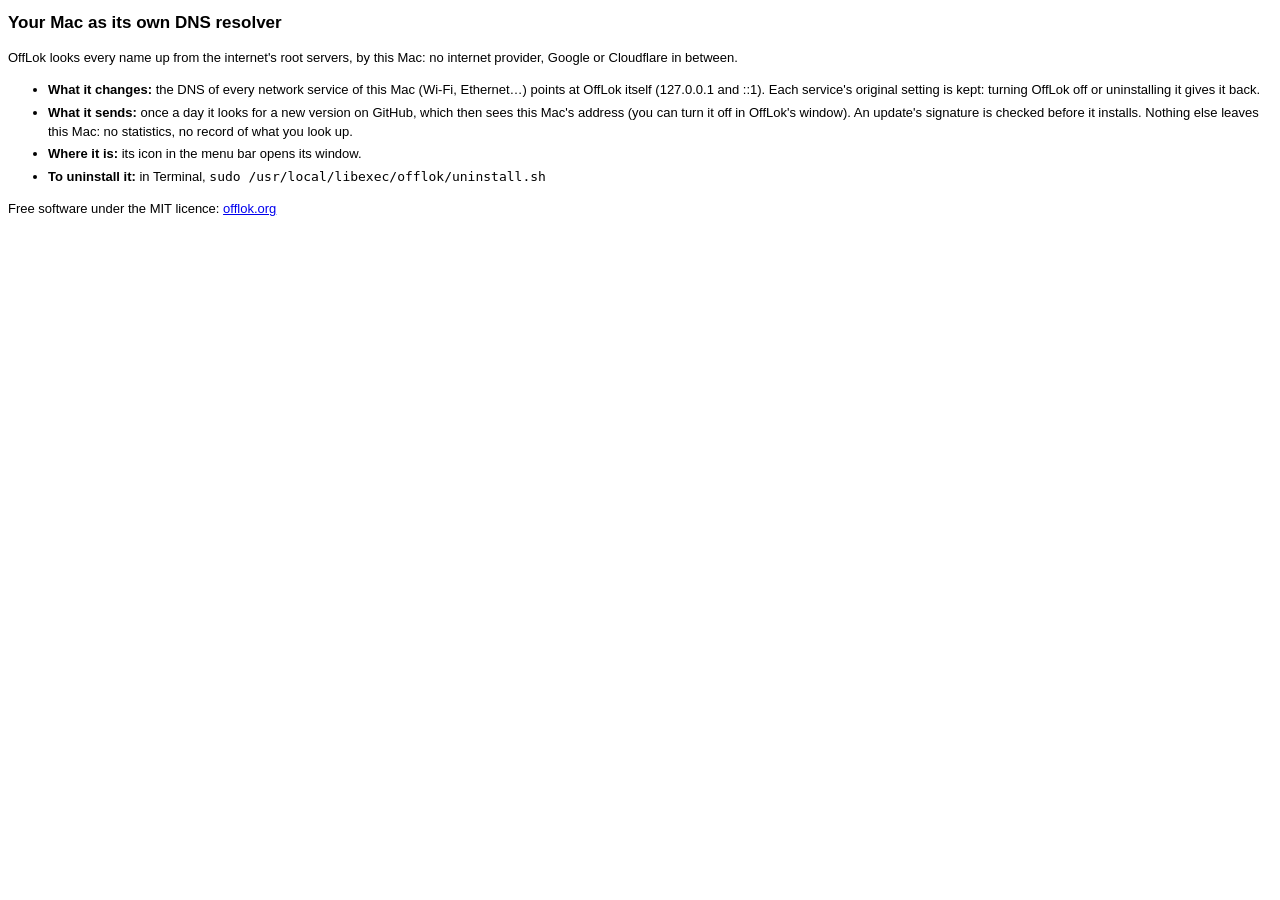
<file: packaging/macos/resources/en.lproj/welcome.html>
<!doctype html>
<html lang="en">
<head><meta charset="utf-8"><style>body { font: 13px -apple-system, sans-serif; line-height: 1.45; } h1 { font-size: 17px; } li { margin: 4px 0; }</style></head>
<body>
<h1>Your Mac as its own DNS resolver</h1>
<p>OffLok looks every name up from the internet's root servers, by this Mac: no internet provider, Google or Cloudflare in between.</p>
<ul>
<li><b>What it changes:</b> the DNS of every network service of this Mac (Wi-Fi, Ethernet…) points at OffLok itself (127.0.0.1 and ::1). Each service's original setting is kept: turning OffLok off or uninstalling it gives it back.</li>
<li><b>What it sends:</b> once a day it looks for a new version on GitHub, which then sees this Mac's address (you can turn it off in OffLok's window). An update's signature is checked before it installs. Nothing else leaves this Mac: no statistics, no record of what you look up.</li>
<li><b>Where it is:</b> its icon in the menu bar opens its window.</li>
<li><b>To uninstall it:</b> in Terminal, <code>sudo /usr/local/libexec/offlok/uninstall.sh</code></li>
</ul>
<p>Free software under the MIT licence: <a href="https://offlok.org/en/">offlok.org</a></p>
</body>
</html>
</file>
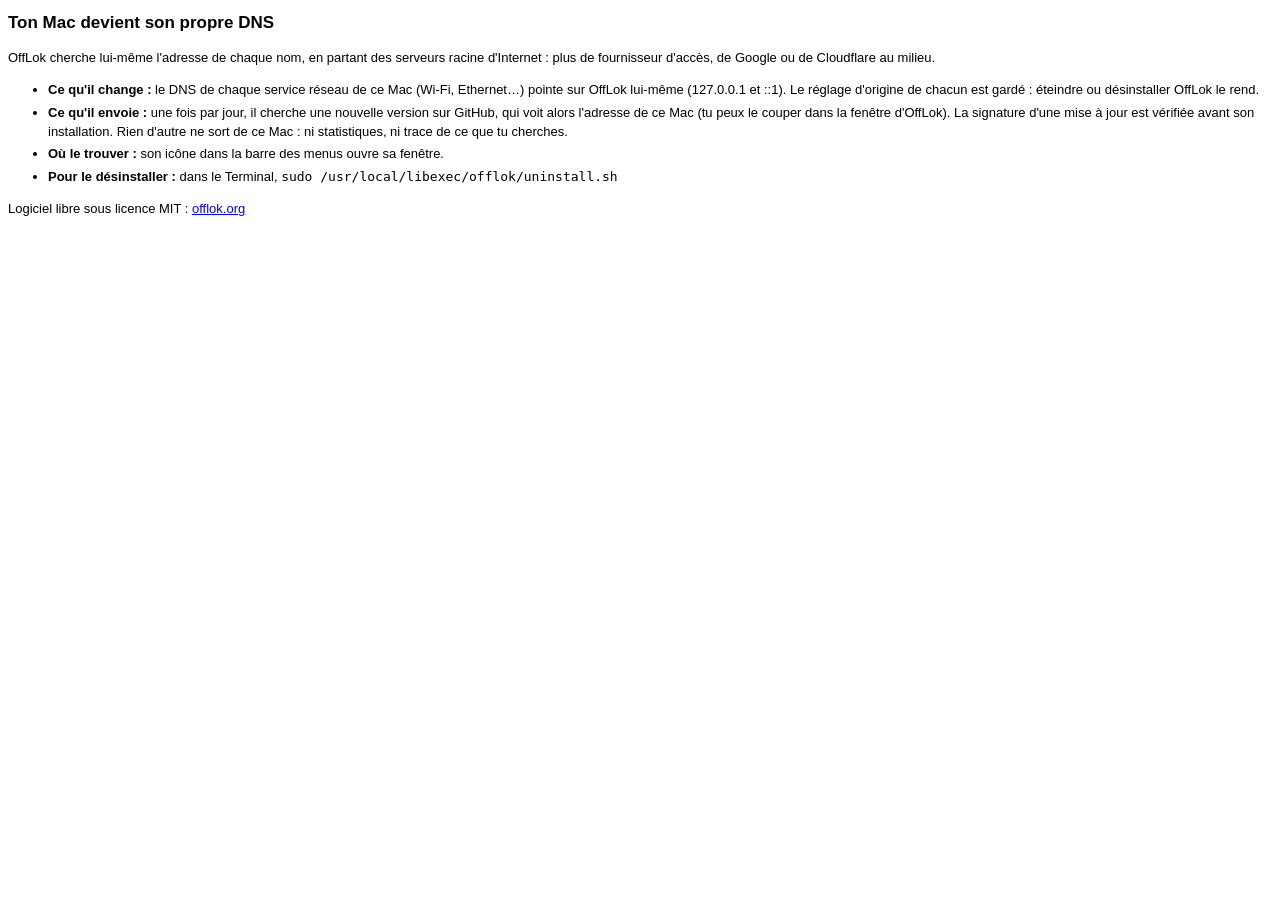
<file: packaging/macos/resources/fr.lproj/welcome.html>
<!doctype html>
<html lang="fr">
<head><meta charset="utf-8"><style>body { font: 13px -apple-system, sans-serif; line-height: 1.45; } h1 { font-size: 17px; } li { margin: 4px 0; }</style></head>
<body>
<h1>Ton Mac devient son propre DNS</h1>
<p>OffLok cherche lui-même l'adresse de chaque nom, en partant des serveurs racine d'Internet : plus de fournisseur d'accès, de Google ou de Cloudflare au milieu.</p>
<ul>
<li><b>Ce qu'il change :</b> le DNS de chaque service réseau de ce Mac (Wi-Fi, Ethernet…) pointe sur OffLok lui-même (127.0.0.1 et ::1). Le réglage d'origine de chacun est gardé : éteindre ou désinstaller OffLok le rend.</li>
<li><b>Ce qu'il envoie :</b> une fois par jour, il cherche une nouvelle version sur GitHub, qui voit alors l'adresse de ce Mac (tu peux le couper dans la fenêtre d'OffLok). La signature d'une mise à jour est vérifiée avant son installation. Rien d'autre ne sort de ce Mac : ni statistiques, ni trace de ce que tu cherches.</li>
<li><b>Où le trouver :</b> son icône dans la barre des menus ouvre sa fenêtre.</li>
<li><b>Pour le désinstaller :</b> dans le Terminal, <code>sudo /usr/local/libexec/offlok/uninstall.sh</code></li>
</ul>
<p>Logiciel libre sous licence MIT : <a href="https://offlok.org/">offlok.org</a></p>
</body>
</html>
</file>
<file: site/assets/site.css>
/* offlok.org: the window's teal and gold, light and dark following the system. Nothing loaded from elsewhere. */
@font-face {
  font-family: "Outfit";
  src: url("fonts/outfit.woff2") format("woff2");
  font-weight: 100 900;
  font-display: swap;
}

:root {
  --bg: #f4f7f7;
  --bg-alt: #eaf2f1;
  --surface: #ffffff;
  --surface-2: #f7fbfa;
  --line: #d9e4e3;
  --ink: #142022;
  --ink-soft: #4b6265;
  --ink-faint: #7a8e90;
  --teal: #0f9c8f;
  --teal-strong: #0a7076;
  --teal-soft: #d9f3ef;
  --teal-line: rgb(15 156 143 / 28%);
  --teal-glow: rgb(18 181 166 / 22%);
  --on-teal: #ffffff;
  --grad-a: #12b5a6;
  --grad-b: #0a7076;
  --gold: #f5a012;
  --gold-ink: #8f5600;
  --gold-soft: #fff2d6;
  --orange: #d45a08;
  --orange-soft: #fdebdc;
  --red: #cc3434;
  --red-soft: #fbe1e1;
  --code-bg: #10191a;
  --code-ink: #d6ecea;
  --shadow-sm: 0 1px 2px rgb(20 32 34 / 6%), 0 2px 8px rgb(20 32 34 / 5%);
  --shadow: 0 1px 2px rgb(20 32 34 / 6%), 0 8px 28px rgb(20 32 34 / 8%);
  --shadow-lg: 0 2px 6px rgb(20 32 34 / 6%), 0 24px 60px rgb(10 112 118 / 16%);
  --dots: rgb(10 112 118 / 16%);
  --header-bg: rgb(244 247 247 / 82%);
  color-scheme: light;
}

@media (prefers-color-scheme: dark) {
  :root:not([data-theme="light"]) {
    --bg: #0c1314;
    --bg-alt: #0f191a;
    --surface: #142021;
    --surface-2: #111c1d;
    --line: #223739;
    --ink: #e9f1f0;
    --ink-soft: #a0b5b6;
    --ink-faint: #6f8687;
    --teal: #2cc9b8;
    --teal-strong: #6ee7d6;
    --teal-soft: #113634;
    --teal-line: rgb(44 201 184 / 30%);
    --teal-glow: rgb(44 201 184 / 16%);
    --on-teal: #04211e;
    --grad-a: #6ee7d6;
    --grad-b: #2cc9b8;
    --gold-ink: #fed040;
    --gold-soft: #33260c;
    --orange: #f9873a;
    --orange-soft: #3a2414;
    --red: #f06363;
    --red-soft: #3b1a1b;
    --code-bg: #081011;
    --shadow-sm: 0 1px 2px rgb(0 0 0 / 30%), 0 2px 8px rgb(0 0 0 / 20%);
    --shadow: 0 1px 2px rgb(0 0 0 / 30%), 0 10px 30px rgb(0 0 0 / 30%);
    --shadow-lg: 0 2px 6px rgb(0 0 0 / 30%), 0 24px 70px rgb(0 0 0 / 45%);
    --dots: rgb(110 231 214 / 10%);
    --header-bg: rgb(12 19 20 / 80%);
    color-scheme: dark;
  }
}

:root[data-theme="dark"] {
  --bg: #0c1314;
  --bg-alt: #0f191a;
  --surface: #142021;
  --surface-2: #111c1d;
  --line: #223739;
  --ink: #e9f1f0;
  --ink-soft: #a0b5b6;
  --ink-faint: #6f8687;
  --teal: #2cc9b8;
  --teal-strong: #6ee7d6;
  --teal-soft: #113634;
  --teal-line: rgb(44 201 184 / 30%);
  --teal-glow: rgb(44 201 184 / 16%);
  --on-teal: #04211e;
  --grad-a: #6ee7d6;
  --grad-b: #2cc9b8;
  --gold-ink: #fed040;
  --gold-soft: #33260c;
  --orange: #f9873a;
  --orange-soft: #3a2414;
  --red: #f06363;
  --red-soft: #3b1a1b;
  --code-bg: #081011;
  --shadow-sm: 0 1px 2px rgb(0 0 0 / 30%), 0 2px 8px rgb(0 0 0 / 20%);
  --shadow: 0 1px 2px rgb(0 0 0 / 30%), 0 10px 30px rgb(0 0 0 / 30%);
  --shadow-lg: 0 2px 6px rgb(0 0 0 / 30%), 0 24px 70px rgb(0 0 0 / 45%);
  --dots: rgb(110 231 214 / 10%);
  --header-bg: rgb(12 19 20 / 80%);
  color-scheme: dark;
}

/* Base. */
*, *::before, *::after { box-sizing: border-box; }
html { scroll-behavior: smooth; scroll-padding-top: 84px; -webkit-text-size-adjust: 100%; }
body {
  margin: 0;
  background: var(--bg);
  color: var(--ink);
  font: 17px/1.6 "Outfit", system-ui, -apple-system, "Segoe UI", sans-serif;
  -webkit-font-smoothing: antialiased;
  overflow-x: hidden;
}
img { max-width: 100%; height: auto; display: block; }
a { color: var(--teal-strong); text-underline-offset: 3px; text-decoration-thickness: 1px; }
a:hover { text-decoration-thickness: 2px; }
h1, h2, h3 { line-height: 1.15; margin: 0; font-weight: 700; letter-spacing: -0.01em; }
p { margin: 0; }
strong, b { font-weight: 650; }
code, kbd, pre { font-family: ui-monospace, "Cascadia Mono", "DejaVu Sans Mono", Menlo, Consolas, monospace; }
code { font-size: 0.88em; padding: 1px 6px; border-radius: 6px; background: var(--teal-soft); color: var(--teal-strong); }
kbd {
  font-size: 0.8em;
  padding: 1px 7px;
  border-radius: 6px;
  border: 1px solid var(--line);
  border-bottom-width: 2px;
  background: var(--surface);
  color: var(--ink);
  white-space: nowrap;
}
:focus-visible { outline: 2px solid var(--gold); outline-offset: 3px; border-radius: 4px; }
.icon { width: 1.25em; height: 1.25em; flex: none; fill: none; stroke: currentColor; stroke-width: 1.8; stroke-linecap: round; stroke-linejoin: round; }
.nobreak { white-space: nowrap; }
.sr-only { position: absolute; width: 1px; height: 1px; overflow: hidden; clip: rect(0 0 0 0); white-space: nowrap; }
.skip { position: absolute; left: 16px; top: -60px; z-index: 100; padding: 10px 16px; border-radius: 10px; background: var(--surface); box-shadow: var(--shadow); }
.skip:focus { top: 12px; }

.wrap { width: 100%; max-width: 1160px; margin: 0 auto; padding: 0 24px; }
section { position: relative; padding: 104px 0; }
.alt { background: var(--bg-alt); }

/* Section heads. */
.eyebrow {
  display: inline-flex;
  align-items: center;
  gap: 10px;
  font-size: 13px;
  font-weight: 650;
  letter-spacing: 0.12em;
  text-transform: uppercase;
  color: var(--teal-strong);
}
.eyebrow::before {
  content: "";
  width: 8px;
  height: 8px;
  border-radius: 50%;
  background: linear-gradient(180deg, #fed040, #f5a012);
  box-shadow: 0 0 0 3px var(--gold-soft);
}
.head { max-width: 760px; margin-bottom: 56px; }
.head.center { margin-left: auto; margin-right: auto; text-align: center; }
.head h2 { margin: 14px 0 18px; font-size: clamp(32px, 4.2vw, 46px); }
.head .lead { font-size: 19px; color: var(--ink-soft); }
.grad {
  background: linear-gradient(110deg, var(--grad-a), var(--grad-b));
  -webkit-background-clip: text;
  background-clip: text;
  color: transparent;
}

/* Buttons. */
.btn {
  display: inline-flex;
  align-items: center;
  justify-content: center;
  gap: 10px;
  padding: 14px 22px;
  border-radius: 12px;
  border: 1px solid transparent;
  font: inherit;
  font-size: 17px;
  font-weight: 650;
  line-height: 1.2;
  text-decoration: none;
  cursor: pointer;
  transition: transform 0.15s, box-shadow 0.15s, background 0.15s;
}
.btn:hover { transform: translateY(-1px); text-decoration: none; }
.btn-gold {
  background: linear-gradient(180deg, #fed040, #f5a012);
  color: #2a1a00;
  box-shadow: inset 0 1px 0 rgb(255 255 255 / 45%), 0 8px 24px rgb(245 160 18 / 28%);
}
.btn-gold:hover { box-shadow: inset 0 1px 0 rgb(255 255 255 / 45%), 0 12px 30px rgb(245 160 18 / 38%); }
.btn-ghost { background: var(--surface); color: var(--ink); border-color: var(--line); box-shadow: var(--shadow-sm); }
.btn-teal { background: var(--teal); color: var(--on-teal); }
.btn-small { padding: 9px 14px; font-size: 15px; border-radius: 10px; }
.btn-block { width: 100%; }
.btn .file { font-weight: 500; font-size: 13px; opacity: 0.75; }
.btn-col { flex-direction: column; gap: 2px; }

/* Header. */
.site-header {
  position: sticky;
  top: 0;
  z-index: 50;
  background: var(--header-bg);
  -webkit-backdrop-filter: saturate(160%) blur(14px);
  backdrop-filter: saturate(160%) blur(14px);
  border-bottom: 1px solid transparent;
  transition: border-color 0.2s;
}
.site-header.scrolled { border-bottom-color: var(--line); }
.bar { display: flex; align-items: center; gap: 24px; height: 68px; }
.brand { display: inline-flex; align-items: center; gap: 10px; color: var(--ink); text-decoration: none; font-size: 21px; font-weight: 700; letter-spacing: -0.01em; }
.brand img { width: 34px; height: 34px; }
.nav { display: flex; gap: 4px; margin-left: auto; }
.nav a, .lang {
  padding: 8px 12px;
  border-radius: 9px;
  color: var(--ink-soft);
  text-decoration: none;
  font-size: 15.5px;
  font-weight: 550;
}
.nav a:hover, .lang:hover { color: var(--ink); background: var(--teal-soft); }
.bar-end { display: flex; align-items: center; gap: 8px; }
.brand + .bar-end { margin-left: auto; }
.lang { border: 1px solid var(--line); font-size: 13.5px; font-weight: 650; letter-spacing: 0.04em; }
.menu { position: relative; display: none; }
.menu summary {
  list-style: none;
  display: grid;
  place-items: center;
  width: 42px;
  height: 42px;
  border-radius: 10px;
  border: 1px solid var(--line);
  color: var(--ink);
  cursor: pointer;
}
.menu summary::-webkit-details-marker { display: none; }
.menu-list {
  position: absolute;
  right: 0;
  top: calc(100% + 8px);
  min-width: 220px;
  padding: 8px;
  border-radius: 14px;
  background: var(--surface);
  border: 1px solid var(--line);
  box-shadow: var(--shadow-lg);
  display: flex;
  flex-direction: column;
}
.menu-list a { padding: 10px 12px; border-radius: 9px; color: var(--ink); text-decoration: none; font-weight: 550; }
.menu-list a:hover { background: var(--teal-soft); }
/* Donate: Liberapay, a gold heart. */
.donate .icon, .menu-donate .icon { fill: var(--gold); stroke: var(--gold); }
.menu-list .menu-donate { display: flex; align-items: center; gap: 10px; margin-top: 6px; border-top: 1px solid var(--line); border-radius: 0 0 9px 9px; padding-top: 14px; }

/* Hero. */
.hero { padding: 72px 0 112px; overflow: hidden; isolation: isolate; }
.hero::before {
  content: "";
  position: absolute;
  inset: 0;
  z-index: -2;
  background:
    radial-gradient(640px 460px at 75% 44%, var(--teal-glow), transparent 70%),
    radial-gradient(360px 260px at 86% 64%, rgb(245 160 18 / 9%), transparent 70%);
  -webkit-mask-image: linear-gradient(#000 70%, transparent);
  mask-image: linear-gradient(#000 70%, transparent);
}
.hero::after {
  content: "";
  position: absolute;
  inset: 0;
  z-index: -1;
  background-image: radial-gradient(var(--dots) 1.2px, transparent 1.3px);
  background-size: 26px 26px;
  -webkit-mask-image: radial-gradient(ellipse 60% 70% at 72% 45%, #000 20%, transparent 75%);
  mask-image: radial-gradient(ellipse 60% 70% at 72% 45%, #000 20%, transparent 75%);
}
.hero-grid { display: grid; grid-template-columns: 1.08fr 0.92fr; gap: 48px; align-items: center; }
.pill {
  display: inline-flex;
  align-items: center;
  gap: 8px;
  padding: 6px 14px 6px 8px;
  border-radius: 999px;
  background: var(--surface);
  border: 1px solid var(--line);
  box-shadow: var(--shadow-sm);
  font-size: 14px;
  font-weight: 550;
  color: var(--ink-soft);
}
.pill .tag { padding: 2px 9px; border-radius: 999px; background: var(--teal-soft); color: var(--teal-strong); font-weight: 650; font-size: 12.5px; }
.hero h1 .grad { white-space: nowrap; }
.hero h1 { margin: 22px 0 22px; font-size: clamp(42px, 6.4vw, 76px); line-height: 1.02; letter-spacing: -0.025em; }
.hero .lead { font-size: 20px; color: var(--ink-soft); max-width: 590px; }
.cta { display: flex; flex-wrap: wrap; gap: 12px; margin: 34px 0 22px; }
.reassure { display: flex; flex-wrap: wrap; gap: 8px 18px; color: var(--ink-faint); font-size: 15px; }
.reassure span { display: inline-flex; align-items: center; gap: 7px; }
.reassure .icon { color: var(--teal); width: 18px; height: 18px; }

.hero-visual { position: relative; width: min(500px, 100%); aspect-ratio: 1; margin: 0 auto; }
/* Each label turns back as much as its orbit turns, so it stays upright. */
.orbit { position: absolute; border-radius: 50%; border: 1.5px dashed var(--teal-line); animation: spin 90s linear infinite; }
.orbit.o1 { inset: 9%; }
.orbit.o2 { inset: -3%; animation: spin-back 140s linear infinite; border-style: dotted; }
.tld {
  position: absolute;
  top: 50%;
  left: 50%;
  width: 0;
  height: 0;
}
.tld span {
  position: absolute;
  translate: -50% -50%;
  padding: 5px 12px;
  border-radius: 999px;
  background: var(--surface);
  border: 1px solid var(--line);
  box-shadow: var(--shadow-sm);
  color: var(--ink);
  font-size: 15px;
  font-weight: 650;
  white-space: nowrap;
  animation: spin-back 90s linear infinite;
}
.o2 .tld span { animation: spin 140s linear infinite; color: var(--ink-soft); font-weight: 600; }
.tld span::before { content: ""; display: inline-block; width: 7px; height: 7px; margin-right: 7px; border-radius: 50%; background: var(--gold); vertical-align: 2px; }
/* Places on the orbits, around their own circle: .fr, .org and .com at 0, 120 and 240 degrees; the outer three
   between them. */
.o1 .tld:nth-child(1) { top: 0; left: 50%; }
.o1 .tld:nth-child(2) { top: 75%; left: 93.3%; }
.o1 .tld:nth-child(3) { top: 75%; left: 6.7%; }
.o2 .tld:nth-child(1) { top: 25%; left: 93.3%; }
.o2 .tld:nth-child(2) { top: 100%; left: 50%; }
.o2 .tld:nth-child(3) { top: 25%; left: 6.7%; }
.halo { position: absolute; inset: 20%; border-radius: 50%; background: radial-gradient(circle, var(--teal-glow), transparent 68%); filter: blur(10px); }
.hero-mark {
  position: absolute;
  inset: 21%;
  width: 58%;
  filter: drop-shadow(0 18px 34px rgb(10 112 118 / 30%));
  animation: float 7s ease-in-out infinite;
}
.status-card {
  position: absolute;
  left: -6%;
  bottom: -9%;
  width: min(320px, 74%);
  display: flex;
  gap: 12px;
  align-items: flex-start;
  padding: 14px 16px;
  border-radius: 16px;
  background: var(--surface);
  border: 1px solid var(--line);
  box-shadow: var(--shadow-lg);
}
.status-card img { width: 40px; height: 40px; flex: none; }
.chip { display: inline-block; padding: 1px 9px; border-radius: 999px; background: var(--teal-soft); color: var(--teal-strong); font-size: 12px; font-weight: 650; }
.status-card strong { display: block; margin: 4px 0 2px; font-size: 16.5px; line-height: 1.25; }
.status-card p { font-size: 13.5px; line-height: 1.4; color: var(--ink-soft); }

@keyframes spin { from { transform: rotate(0deg); } to { transform: rotate(360deg); } }
@keyframes spin-back { from { transform: rotate(0deg); } to { transform: rotate(-360deg); } }
@keyframes float { 0%, 100% { transform: translateY(0); } 50% { transform: translateY(-10px); } }

/* The DNS, explained. */
.split { display: grid; grid-template-columns: 1fr 1fr; gap: 64px; align-items: center; }
.prose { display: flex; flex-direction: column; gap: 18px; font-size: 18px; color: var(--ink-soft); }
.prose strong { color: var(--ink); }
.prose h2 { color: var(--ink); font-size: clamp(32px, 4.2vw, 46px); margin: -4px 0 2px; }
.prose h3 { color: var(--ink); font-size: 26px; margin-top: 6px; }
.prose .eyebrow { align-self: flex-start; }

.lookup {
  padding: 22px;
  border-radius: 22px;
  background: var(--surface);
  border: 1px solid var(--line);
  box-shadow: var(--shadow-lg);
  display: flex;
  flex-direction: column;
  gap: 14px;
}
.urlbar {
  display: flex;
  align-items: center;
  gap: 10px;
  padding: 11px 16px;
  border-radius: 999px;
  background: var(--bg);
  border: 1px solid var(--line);
  font-size: 16px;
  color: var(--ink);
}
.urlbar .icon { color: var(--ink-faint); width: 18px; height: 18px; }
.urlbar .caret { width: 2px; height: 18px; margin-left: -6px; background: var(--teal); animation: blink 1.1s steps(1) infinite; }
@keyframes blink { 50% { opacity: 0; } }
.bubble { max-width: 86%; display: flex; flex-direction: column; gap: 4px; }
.bubble .who { font-size: 12.5px; font-weight: 650; letter-spacing: 0.04em; text-transform: uppercase; color: var(--ink-faint); }
.bubble p { padding: 12px 16px; border-radius: 16px; font-size: 16.5px; line-height: 1.4; }
.bubble.ask { align-self: flex-end; text-align: right; }
.bubble.ask p { background: var(--teal); color: var(--on-teal); border-bottom-right-radius: 5px; }
.bubble.answer p { background: var(--bg); border: 1px solid var(--line); border-bottom-left-radius: 5px; color: var(--ink); }
.bubble.answer b { font-family: ui-monospace, "Cascadia Mono", "DejaVu Sans Mono", Menlo, Consolas, monospace; font-size: 0.95em; color: var(--gold-ink); }
.done { display: flex; align-items: center; gap: 10px; padding-top: 6px; color: var(--teal-strong); font-weight: 600; font-size: 15.5px; }
.done .icon { width: 22px; height: 22px; padding: 3px; border-radius: 50%; background: var(--teal-soft); }

.who-holds { margin-top: 96px; }
.journal {
  margin: 0;
  padding: 24px 26px 22px;
  border-radius: 22px;
  background: var(--surface);
  border: 1px solid var(--line);
  box-shadow: var(--shadow-lg);
}
.journal figcaption { display: flex; align-items: center; gap: 10px; font-weight: 650; font-size: 16px; margin-bottom: 14px; }
.journal figcaption .icon { color: var(--orange); width: 22px; height: 22px; }
.journal ol { list-style: none; margin: 0; padding: 0; font-family: ui-monospace, "Cascadia Mono", "DejaVu Sans Mono", Menlo, Consolas, monospace; font-size: 15px; }
.journal li { display: flex; gap: 16px; align-items: baseline; padding: 9px 0; border-top: 1px dashed var(--line); }
.journal time { color: var(--ink-faint); flex: none; }
.journal .what { margin-left: auto; padding: 1px 9px; border-radius: 999px; background: var(--orange-soft); color: var(--orange); font-family: "Outfit", system-ui, sans-serif; font-size: 12.5px; font-weight: 600; white-space: nowrap; }
.journal .note { margin-top: 12px; font-size: 13.5px; color: var(--ink-faint); }

/* Without and with OffLok. */
.compare { display: grid; grid-template-columns: repeat(2, minmax(0, 1fr)); gap: 24px; }
.panel {
  display: flex;
  flex-direction: column;
  gap: 24px;
  padding: 30px;
  border-radius: 24px;
  background: var(--surface);
  border: 1px solid var(--line);
  box-shadow: var(--shadow);
}
.panel.after { border-color: var(--teal-line); box-shadow: var(--shadow-lg), 0 0 0 4px var(--teal-glow); }
.panel h3 { font-size: 22px; margin-top: 10px; }
.tag-before, .tag-after { display: inline-block; padding: 3px 11px; border-radius: 999px; font-size: 13px; font-weight: 650; }
.tag-before { background: var(--orange-soft); color: var(--orange); }
.tag-after { background: var(--teal-soft); color: var(--teal-strong); }
.flow { display: flex; flex-direction: column; align-items: stretch; }
.node {
  display: flex;
  align-items: center;
  gap: 14px;
  padding: 14px 16px;
  border-radius: 14px;
  background: var(--surface-2);
  border: 1px solid var(--line);
  font-weight: 600;
  line-height: 1.3;
}
.node small { display: block; font-weight: 450; color: var(--ink-soft); font-size: 14px; }
.node .ico { display: grid; place-items: center; width: 40px; height: 40px; flex: none; border-radius: 11px; background: var(--bg-alt); color: var(--ink-soft); }
.node .ico .icon { width: 22px; height: 22px; }
.node .ico img { width: 30px; height: 30px; }
.node.watcher { border-color: color-mix(in srgb, var(--orange) 45%, var(--line)); background: color-mix(in srgb, var(--orange-soft) 55%, var(--surface)); }
.node.watcher .ico { background: var(--orange-soft); color: var(--orange); }
.node .eye { margin-left: auto; display: grid; place-items: center; width: 34px; height: 34px; border-radius: 50%; background: var(--orange); color: #fff; flex: none; }
.node .eye .icon { width: 19px; height: 19px; }
.link { position: relative; display: flex; flex-wrap: wrap; gap: 6px; padding: 14px 0 14px 58px; }
.link::before { content: ""; position: absolute; left: 35px; top: 0; bottom: 0; width: 2px; background: repeating-linear-gradient(var(--ink-faint) 0 5px, transparent 5px 10px); opacity: 0.6; }
.link .q { padding: 3px 10px; border-radius: 8px; background: var(--bg-alt); color: var(--ink-soft); font-size: 13.5px; font-family: ui-monospace, "Cascadia Mono", "DejaVu Sans Mono", Menlo, Consolas, monospace; }
.link.empty { min-height: 26px; }
.before .flow { flex: 1; }
.before .link { flex: 1; align-content: center; }

.steps { list-style: none; margin: 0; padding: 0; position: relative; display: flex; flex-direction: column; gap: 12px; }
.steps::before { content: ""; position: absolute; left: 35px; top: -12px; bottom: 30px; width: 2px; background: linear-gradient(var(--teal), var(--gold)); }
.steps li { position: relative; padding-left: 58px; }
.steps li::before {
  content: "";
  position: absolute;
  left: 29px;
  top: 22px;
  width: 14px;
  height: 14px;
  border-radius: 50%;
  background: linear-gradient(180deg, #fed040, #f5a012);
  box-shadow: 0 0 0 4px var(--surface), 0 0 0 5px var(--teal-line);
}
.step { padding: 12px 14px; border-radius: 14px; background: var(--surface-2); border: 1px solid var(--line); }
.step .ask { display: block; font-family: ui-monospace, "Cascadia Mono", "DejaVu Sans Mono", Menlo, Consolas, monospace; font-size: 14px; color: var(--teal-strong); }
.step .to { display: block; margin: 3px 0 6px; font-weight: 650; }
.sees { display: inline-flex; align-items: center; gap: 6px; padding: 2px 10px; border-radius: 999px; background: var(--gold-soft); color: var(--gold-ink); font-size: 13.5px; font-weight: 550; }
.sees .icon { width: 15px; height: 15px; }
.notes { list-style: none; margin: auto 0 0; padding: 18px 0 0; border-top: 1px solid var(--line); display: flex; flex-direction: column; gap: 9px; font-size: 15.5px; color: var(--ink-soft); }
.notes li { display: flex; gap: 10px; align-items: flex-start; }
.notes .icon { width: 20px; height: 20px; margin-top: 2px; }
.before .notes .icon { color: var(--orange); }
.after .notes .icon { color: var(--teal); }

.features { display: grid; grid-template-columns: repeat(3, 1fr); gap: 20px; margin-top: 72px; }
.feature {
  padding: 28px;
  border-radius: 20px;
  background: var(--surface);
  border: 1px solid var(--line);
  box-shadow: var(--shadow-sm);
  transition: transform 0.2s, box-shadow 0.2s;
}
.feature:hover { transform: translateY(-3px); box-shadow: var(--shadow); }
.feature .ico {
  display: grid;
  place-items: center;
  width: 50px;
  height: 50px;
  border-radius: 14px;
  margin-bottom: 18px;
  background: linear-gradient(140deg, var(--teal-soft), color-mix(in srgb, var(--teal-soft) 40%, var(--surface)));
  color: var(--teal-strong);
  border: 1px solid var(--teal-line);
}
.feature .ico .icon { width: 25px; height: 25px; }
.feature h3 { font-size: 20px; margin-bottom: 10px; }
.feature p { color: var(--ink-soft); font-size: 16px; }

.honest {
  margin-top: 40px;
  display: grid;
  grid-template-columns: 0.8fr 2fr;
  gap: 36px;
  padding: 34px;
  border-radius: 24px;
  border: 1px dashed color-mix(in srgb, var(--ink-faint) 60%, transparent);
  background: var(--surface-2);
}
.honest h3 { font-size: 24px; }
.honest .sub { margin-top: 10px; color: var(--ink-soft); }
.honest ul { list-style: none; margin: 0; padding: 0; display: grid; grid-template-columns: 1fr 1fr; gap: 18px 28px; }
.honest li { display: flex; gap: 12px; color: var(--ink-soft); font-size: 15.5px; }
.honest li strong { display: block; color: var(--ink); font-size: 16.5px; margin-bottom: 2px; }
.honest li > .icon { width: 26px; height: 26px; padding: 5px; border-radius: 50%; background: var(--bg-alt); color: var(--ink-soft); margin-top: 1px; }

/* Download. */
.platforms { display: grid; grid-template-columns: repeat(2, minmax(0, 1fr)); gap: 24px; align-items: start; }
.platform {
  position: relative;
  display: flex;
  flex-direction: column;
  gap: 22px;
  padding: 30px;
  border-radius: 24px;
  background: var(--surface);
  border: 1px solid var(--line);
  box-shadow: var(--shadow);
}
.platform-head { display: flex; gap: 16px; align-items: center; }
.platform-head .ico { display: grid; place-items: center; width: 54px; height: 54px; flex: none; border-radius: 15px; background: var(--teal-soft); color: var(--teal-strong); }
.platform-head .ico .icon { width: 28px; height: 28px; }
.platform-head h3 { font-size: 26px; }
.platform-head p { color: var(--ink-soft); font-size: 15px; line-height: 1.4; margin-top: 3px; }
.yours {
  display: none;
  position: absolute;
  top: -13px;
  right: 24px;
  padding: 4px 12px;
  border-radius: 999px;
  background: linear-gradient(180deg, #fed040, #f5a012);
  color: #2a1a00;
  font-size: 13px;
  font-weight: 700;
  box-shadow: var(--shadow-sm);
}
html[data-os="windows"] .platform[data-os="windows"],
html[data-os="linux"] .platform[data-os="linux"],
html[data-os="mac"] .platform[data-os="mac"],
html[data-os="android"] .platform[data-os="android"],
html[data-os="ios"] .soon[data-os="ios"] { border-color: var(--teal); box-shadow: var(--shadow-lg), 0 0 0 4px var(--teal-glow); }
html[data-os="windows"] .platform[data-os="windows"] .yours,
html[data-os="linux"] .platform[data-os="linux"] .yours,
html[data-os="mac"] .platform[data-os="mac"] .yours,
html[data-os="android"] .platform[data-os="android"] .yours,
html[data-os="ios"] .soon[data-os="ios"] .yours { display: block; }
html[data-os="linux"] .platform[data-os="linux"],
html[data-os="mac"] .platform[data-os="mac"],
html[data-os="android"] .platform[data-os="android"] { order: -1; }
/* Windows and Mac side by side, Linux (its tabs and commands) on the whole width. */
.platform[data-os="linux"] { grid-column: 1 / -1; }

.howto { margin: 0; padding: 0; list-style: none; counter-reset: step; display: flex; flex-direction: column; gap: 14px; }
.howto > li { min-width: 0; position: relative; padding-left: 42px; color: var(--ink-soft); font-size: 16px; counter-increment: step; }
.howto > li::before {
  content: counter(step);
  position: absolute;
  left: 0;
  top: -1px;
  width: 28px;
  height: 28px;
  border-radius: 50%;
  display: grid;
  place-items: center;
  background: var(--teal-soft);
  color: var(--teal-strong);
  font-weight: 700;
  font-size: 14px;
}
.howto b { color: var(--ink); }
.howto .why { display: block; margin-top: 6px; font-size: 14px; color: var(--ink-faint); }

.tabs { display: grid; grid-template-columns: 1fr 1fr; gap: 4px; padding: 4px; border-radius: 13px; background: var(--bg); border: 1px solid var(--line); }
.tabs button {
  border: 0;
  border-radius: 10px;
  padding: 9px 10px;
  background: transparent;
  color: var(--ink-soft);
  font: inherit;
  font-size: 14.5px;
  font-weight: 600;
  line-height: 1.25;
  cursor: pointer;
}
.tabs button[aria-selected="true"] { background: var(--surface); color: var(--teal-strong); box-shadow: var(--shadow-sm); }
.tabs { display: none; }
html.js .tabs { display: grid; }
.tab-panel { display: flex; flex-direction: column; gap: 18px; }
.tab-panel + .tab-panel { padding-top: 22px; border-top: 1px solid var(--line); }
html.js .tab-panel + .tab-panel { padding-top: 0; border-top: 0; }
html.js .tab-panel[hidden] { display: none; }
.tab-title { font-weight: 650; }
html.js .tab-title { display: none; }
.pkgs { display: grid; grid-template-columns: 1fr 1fr; gap: 10px; }
.pkg { text-align: left; align-items: flex-start; }
.btn-row { display: inline-flex; align-items: center; gap: 8px; }

.code {
  position: relative;
  margin: 10px 0 0;
  border-radius: 12px;
  background: var(--code-bg);
  color: var(--code-ink);
  border: 1px solid rgb(255 255 255 / 6%);
  padding-top: 36px;
}
.code::before {
  content: "";
  position: absolute;
  top: 14px;
  left: 16px;
  width: 9px;
  height: 9px;
  border-radius: 50%;
  background: #3b4b4c;
  box-shadow: 15px 0 #3b4b4c, 30px 0 #3b4b4c;
}
.code pre { margin: 0; padding: 4px 16px 14px; overflow-x: auto; font-size: 13.5px; line-height: 1.65; white-space: pre; }
.copy {
  position: absolute;
  top: 5px;
  right: 6px;
  display: grid;
  place-items: center;
  width: 28px;
  height: 28px;
  border-radius: 9px;
  border: 1px solid rgb(255 255 255 / 12%);
  background: rgb(255 255 255 / 6%);
  color: #d6ecea;
  cursor: pointer;
}
.copy:hover { background: rgb(255 255 255 / 12%); }
.copy .icon { width: 16px; height: 16px; }
.copy .ok { display: none; color: #6ee7d6; }
.copy.copied .ok { display: block; }
.copy.copied .copy-ico { display: none; }
.copy { display: none; }
html.js .copy { display: grid; }

.soon {
  position: relative;
  display: flex;
  gap: 16px;
  align-items: center;
  padding: 20px 24px;
  border-radius: 20px;
  background: var(--surface-2);
  border: 1px dashed var(--line);
}
.soon .ico { display: grid; place-items: center; width: 46px; height: 46px; flex: none; border-radius: 13px; background: var(--bg-alt); color: var(--ink-soft); }
.soon .ico .icon { width: 24px; height: 24px; }
.soon h3 { font-size: 19px; }
.soon p { color: var(--ink-soft); font-size: 15px; line-height: 1.45; }
.soon .chip { margin-left: 6px; vertical-align: 3px; background: var(--gold-soft); color: var(--gold-ink); }

.more { margin-top: 32px; display: flex; flex-direction: column; gap: 16px; align-items: center; text-align: center; color: var(--ink-soft); font-size: 16px; }
.verify { width: 100%; max-width: 820px; text-align: left; border-radius: 16px; border: 1px solid var(--line); background: var(--surface); }
.verify summary { padding: 16px 20px; cursor: pointer; font-weight: 600; color: var(--ink); list-style: none; display: flex; align-items: center; gap: 10px; }
.verify summary::-webkit-details-marker { display: none; }
.verify summary .icon { color: var(--teal); }
.verify .body { padding: 0 20px 20px; display: flex; flex-direction: column; gap: 12px; font-size: 15.5px; }

/* Every day. */
.daily { display: grid; grid-template-columns: 0.9fr 1.1fr; gap: 72px; align-items: center; }
.app-frame {
  position: relative;
  margin: 0 auto;
  width: min(440px, 100%);
  border-radius: 22px;
  overflow: hidden;
  border: 1px solid var(--line);
  box-shadow: var(--shadow-lg);
  background: var(--bg);
}
.app-frame::after { content: ""; position: absolute; left: 0; right: 0; bottom: 0; height: 90px; background: linear-gradient(transparent, var(--bg)); }
.app-frame img { width: 100%; }
.app-caption { text-align: center; margin-top: 14px; color: var(--ink-faint); font-size: 14px; }
.states { list-style: none; margin: 0; padding: 0; display: flex; flex-direction: column; gap: 6px; }
.states li { display: flex; gap: 18px; align-items: flex-start; padding: 14px 16px; border-radius: 16px; transition: background 0.2s; }
.states li:hover { background: var(--surface); }
.states img { width: 48px; height: 48px; flex: none; }
.states strong { display: block; font-size: 18px; margin-bottom: 2px; }
.states p { color: var(--ink-soft); font-size: 16px; }
.tips { display: grid; grid-template-columns: 1fr 1fr; gap: 16px; margin-top: 26px; }
.tip { padding: 20px; border-radius: 18px; background: var(--surface); border: 1px solid var(--line); box-shadow: var(--shadow-sm); }
.tip .icon { width: 26px; height: 26px; color: var(--teal); margin-bottom: 10px; }
.tip strong { display: block; margin-bottom: 6px; font-size: 16.5px; line-height: 1.3; }
.tip p { color: var(--ink-soft); font-size: 15px; }

/* History. */
.timeline { list-style: none; margin: 0 auto; padding: 0; max-width: 900px; position: relative; }
.timeline::before {
  content: "";
  position: absolute;
  left: 133px;
  top: 14px;
  bottom: 14px;
  width: 2px;
  background: linear-gradient(var(--teal), var(--teal) 60%, var(--gold));
  opacity: 0.55;
}
.timeline li { display: grid; grid-template-columns: 110px 46px 1fr; align-items: start; padding: 0 0 38px; }
.timeline li:last-child { padding-bottom: 0; }
.year { justify-self: end; padding: 3px 12px; border-radius: 999px; background: var(--surface); border: 1px solid var(--line); font-weight: 700; font-size: 15px; color: var(--teal-strong); box-shadow: var(--shadow-sm); white-space: nowrap; }
.timeline .dot {
  justify-self: center;
  margin-top: 8px;
  width: 16px;
  height: 16px;
  border-radius: 50%;
  background: linear-gradient(180deg, #fed040, #f5a012);
  box-shadow: 0 0 0 5px var(--bg), 0 0 0 6px var(--teal-line);
}
.timeline h3 { font-size: 21px; margin: 2px 0 8px; }
.timeline p { color: var(--ink-soft); font-size: 16.5px; }
.timeline li.now .year { background: linear-gradient(180deg, #fed040, #f5a012); color: #2a1a00; border-color: transparent; }
.timeline li.now h3 { color: var(--teal-strong); }

/* Questions. */
.faq { max-width: 860px; margin: 0 auto; display: flex; flex-direction: column; gap: 12px; }
.faq details { border-radius: 16px; background: var(--surface); border: 1px solid var(--line); box-shadow: var(--shadow-sm); transition: box-shadow 0.2s; }
.faq details[open] { box-shadow: var(--shadow); }
.faq summary {
  list-style: none;
  display: flex;
  align-items: center;
  justify-content: space-between;
  gap: 16px;
  padding: 18px 22px;
  cursor: pointer;
  font-weight: 650;
  font-size: 18px;
  line-height: 1.35;
}
.faq summary::-webkit-details-marker { display: none; }
.faq summary .icon { color: var(--teal); width: 22px; height: 22px; transition: transform 0.2s; }
.faq details[open] summary .icon { transform: rotate(45deg); }
.faq .answer { padding: 0 22px 20px; color: var(--ink-soft); display: flex; flex-direction: column; gap: 10px; }

/* Last call. */
.final { padding: 40px 0 112px; }
.final-card {
  position: relative;
  overflow: hidden;
  display: grid;
  grid-template-columns: auto 1fr auto;
  gap: 36px;
  align-items: center;
  padding: 44px 48px;
  border-radius: 28px;
  background:
    radial-gradient(500px 300px at 10% 50%, rgb(110 231 214 / 22%), transparent 70%),
    radial-gradient(400px 300px at 95% 100%, rgb(245 160 18 / 18%), transparent 70%),
    linear-gradient(135deg, #0b3134, #0a1f21);
  color: #e9f1f0;
  box-shadow: var(--shadow-lg);
}
.final-card img { width: 112px; height: 112px; }
.final-card h2 { font-size: clamp(28px, 3.4vw, 38px); }
.final-card p { margin-top: 8px; color: #a9c6c4; font-size: 17.5px; }
.final-card .cta { margin: 0; flex-direction: column; align-items: stretch; }
.final-card .btn-ghost { background: rgb(255 255 255 / 6%); border-color: rgb(255 255 255 / 16%); color: #e9f1f0; box-shadow: none; }

/* Footer. */
.site-footer { padding: 64px 0 40px; background: var(--bg-alt); border-top: 1px solid var(--line); font-size: 15.5px; }
.foot { display: grid; grid-template-columns: 1.4fr 1fr 1fr; gap: 40px; }
.foot p { color: var(--ink-soft); margin-top: 12px; max-width: 360px; }
.foot h4 { margin: 4px 0 14px; font-size: 13px; letter-spacing: 0.1em; text-transform: uppercase; color: var(--ink-faint); }
.foot ul { color: var(--ink-soft); list-style: none; margin: 0; padding: 0; display: flex; flex-direction: column; gap: 9px; }
.foot ul a { color: var(--ink-soft); text-decoration: none; }
.foot ul a:hover { color: var(--teal-strong); text-decoration: underline; }
.foot-bottom { margin-top: 44px; padding-top: 22px; border-top: 1px solid var(--line); display: flex; flex-wrap: wrap; justify-content: space-between; gap: 10px 24px; color: var(--ink-faint); font-size: 14px; }
.foot-bottom a { color: inherit; }

/* The legal notice. */
.legal { max-width: 780px; padding-top: 56px; padding-bottom: 96px; display: flex; flex-direction: column; gap: 14px; color: var(--ink-soft); }
.legal h1 { margin: 10px 0 18px; font-size: clamp(34px, 5vw, 48px); color: var(--ink); }
.legal h2 { margin-top: 22px; font-size: 22px; color: var(--ink); }
.legal strong { color: var(--ink); }
.legal ul { margin: 0; padding-left: 22px; display: flex; flex-direction: column; gap: 10px; }
.legal li::marker { color: var(--teal); }
.back { align-self: flex-start; display: inline-flex; align-items: center; gap: 8px; font-weight: 600; text-decoration: none; }
.site-footer.slim { padding: 26px 0; }

/* The testers' page: the legal page's layout, the install steps' numbers, each step's link under its text. */
.testers .howto { margin: 4px 0 6px; gap: 22px; }
.testers .howto > li .btn { display: flex; width: fit-content; margin-top: 12px; padding: 11px 18px; font-size: 16px; }
.testers .howto .why { margin-top: 10px; }
.site-footer.slim .foot-bottom { margin-top: 0; padding-top: 0; border-top: 0; }

/* Appearing as one scrolls (only with the script, and never with reduced motion). */
html.js [data-reveal] { opacity: 0; transform: translateY(18px); transition: opacity 0.7s ease, transform 0.7s ease; }
html.js [data-reveal].in { opacity: 1; transform: none; }
html.js .lookup[data-reveal] > * { opacity: 0; transform: translateY(8px); transition: opacity 0.5s ease, transform 0.5s ease; }
html.js .lookup[data-reveal].in > * { opacity: 1; transform: none; }
html.js .lookup[data-reveal].in > :nth-child(2) { transition-delay: 0.45s; }
html.js .lookup[data-reveal].in > :nth-child(3) { transition-delay: 1.2s; }
html.js .lookup[data-reveal].in > :nth-child(4) { transition-delay: 1.8s; }

/* Printing shows every section, whatever has been scrolled to. */
@media print {
  html.js [data-reveal], html.js .lookup[data-reveal] > * { opacity: 1; transform: none; }
  .site-header { position: static; }
}

@media (prefers-reduced-motion: reduce) {
  html { scroll-behavior: auto; }
  *, *::before, *::after { animation: none !important; }
  html.js [data-reveal], html.js .lookup[data-reveal] > * { opacity: 1; transform: none; transition: none; }
}

/* Narrower screens. Just above the menu's width, the French links leave no room for the donate button's words: its heart only. */
@media (min-width: 1081px) and (max-width: 1160px) {
  .nav ~ .bar-end .donate { padding-inline: 11px; }
  .nav ~ .bar-end .donate span { position: absolute; width: 1px; height: 1px; overflow: hidden; clip: rect(0 0 0 0); white-space: nowrap; }
}
@media (max-width: 1080px) {
  .nav { display: none; }
  .menu { display: block; }
  .bar-end { margin-left: auto; }
  .features { grid-template-columns: 1fr 1fr; }
}
@media (max-width: 920px) {
  section { padding: 80px 0; }
  .hero { padding: 40px 0 88px; }
  .hero-grid, .split, .daily { grid-template-columns: 1fr; gap: 48px; }
  .hero-visual { width: min(420px, 100%); }
  .compare, .platforms { grid-template-columns: minmax(0, 1fr); }
  .honest { grid-template-columns: 1fr; gap: 24px; }
  .final-card { grid-template-columns: 1fr; text-align: center; justify-items: center; padding: 40px 28px; gap: 22px; }
  .final-card .cta { width: 100%; max-width: 360px; }
  .foot { grid-template-columns: 1fr 1fr; }
  .foot > :first-child { grid-column: 1 / -1; }
  .who-holds { margin-top: 72px; }
  .who-holds .journal { order: 1; }
}
@media (max-width: 620px) {
  body { font-size: 16.5px; }
  .wrap { padding: 0 16px; }
  section { padding: 64px 0; }
  .head { margin-bottom: 36px; }
  .head .lead, .hero .lead { font-size: 18px; }
  .brand { font-size: 19px; }
  .bar { gap: 12px; height: 62px; }
  .bar-end .btn { display: none; }
  .hero-visual { width: min(330px, 100%); }
  .o2 .tld { display: none; }
  .tld span { font-size: 13.5px; padding: 4px 10px; }
  .hero-visual { margin-bottom: 120px; }
  .status-card { top: calc(100% + 22px); bottom: auto; left: 0; width: 100%; }
  .features { grid-template-columns: 1fr; }
  .honest ul { grid-template-columns: 1fr; }
  .panel, .platform { padding: 22px 18px; }
  .pkgs { grid-template-columns: 1fr; }
  .lookup { padding: 16px; }
  .journal { padding: 20px 18px; }
  .journal li { flex-wrap: wrap; gap: 4px 12px; }
  .journal .what { margin-left: 0; }
  .timeline::before { left: 7px; }
  .timeline li { grid-template-columns: 16px 1fr; column-gap: 18px; row-gap: 8px; }
  .timeline .dot { grid-column: 1; grid-row: 1 / span 2; margin-top: 6px; }
  .year { grid-column: 2; grid-row: 1; justify-self: start; }
  .timeline li > div { grid-column: 2; grid-row: 2; }
  .tips { grid-template-columns: 1fr; }
  .soon { padding: 18px; }
  .foot { grid-template-columns: 1fr; }
  .faq summary { font-size: 17px; padding: 16px 18px; }
  .faq .answer { padding: 0 18px 18px; }
}
</file>
